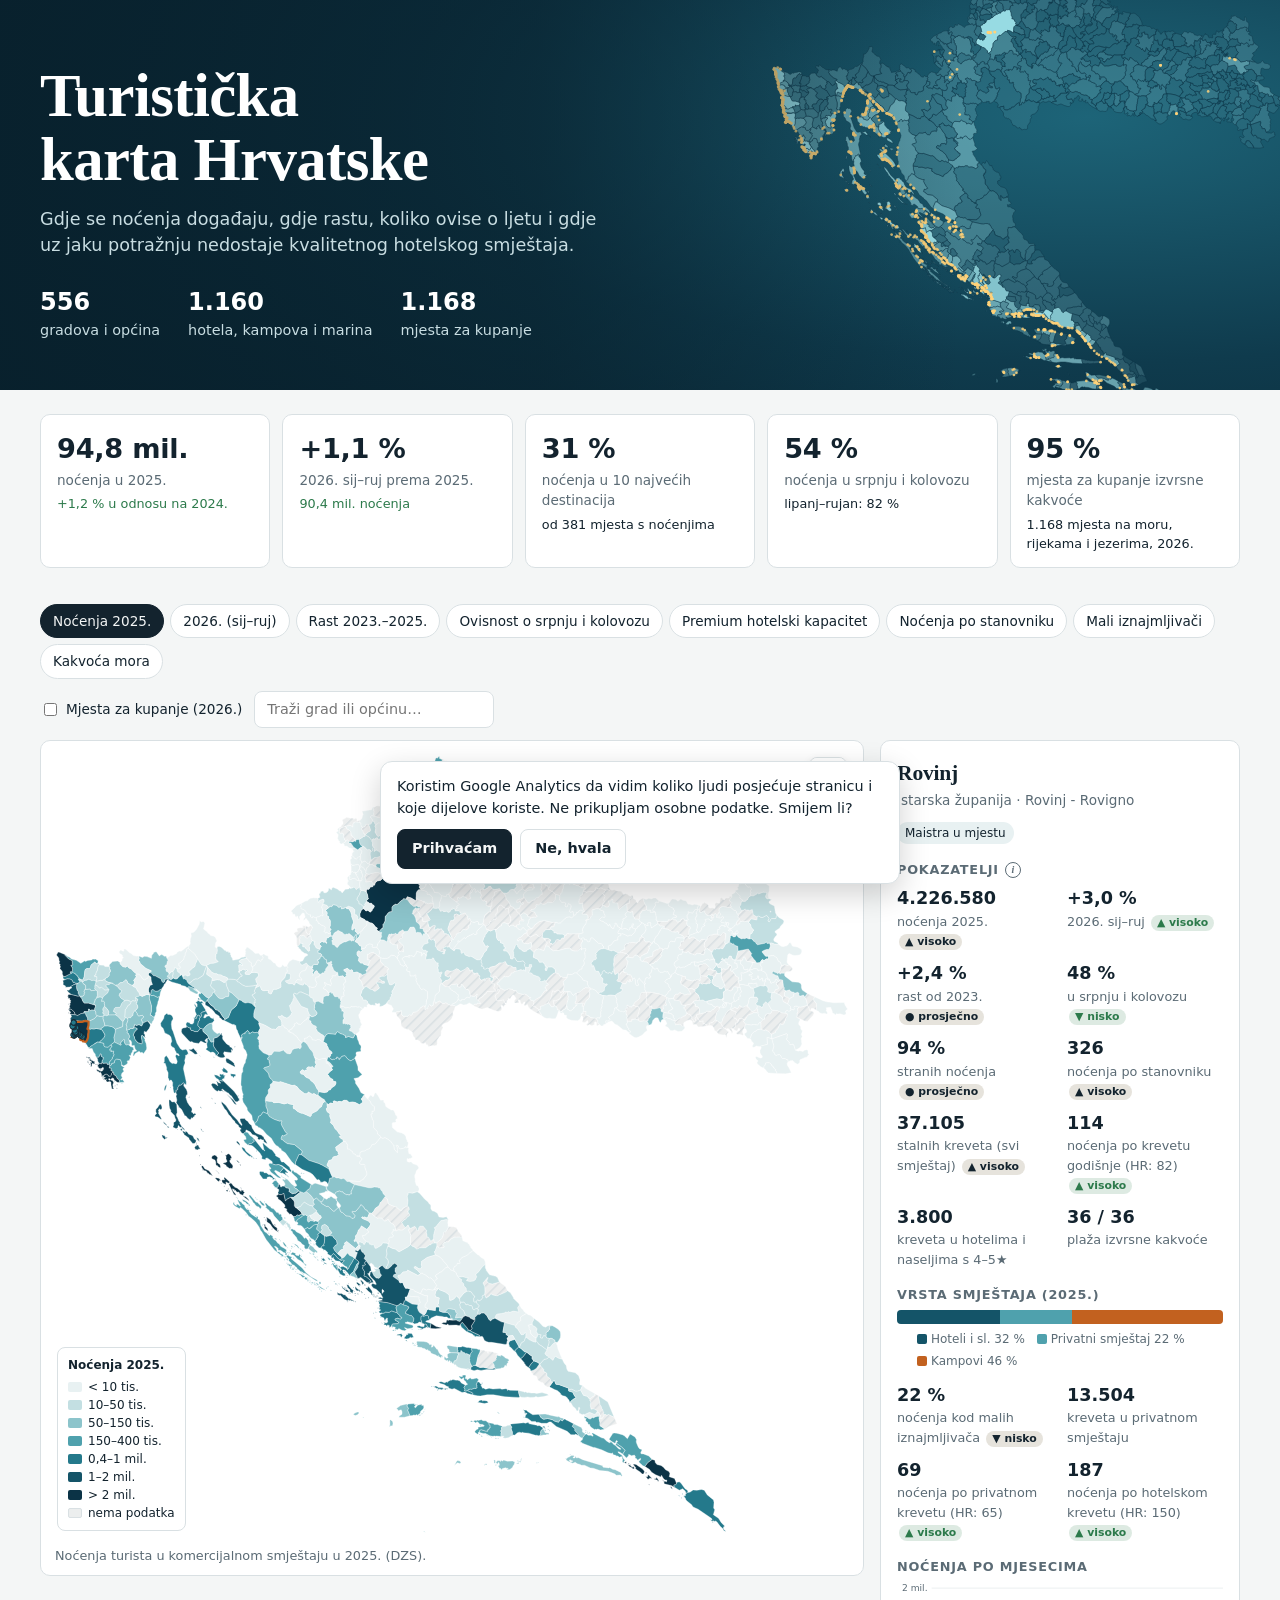
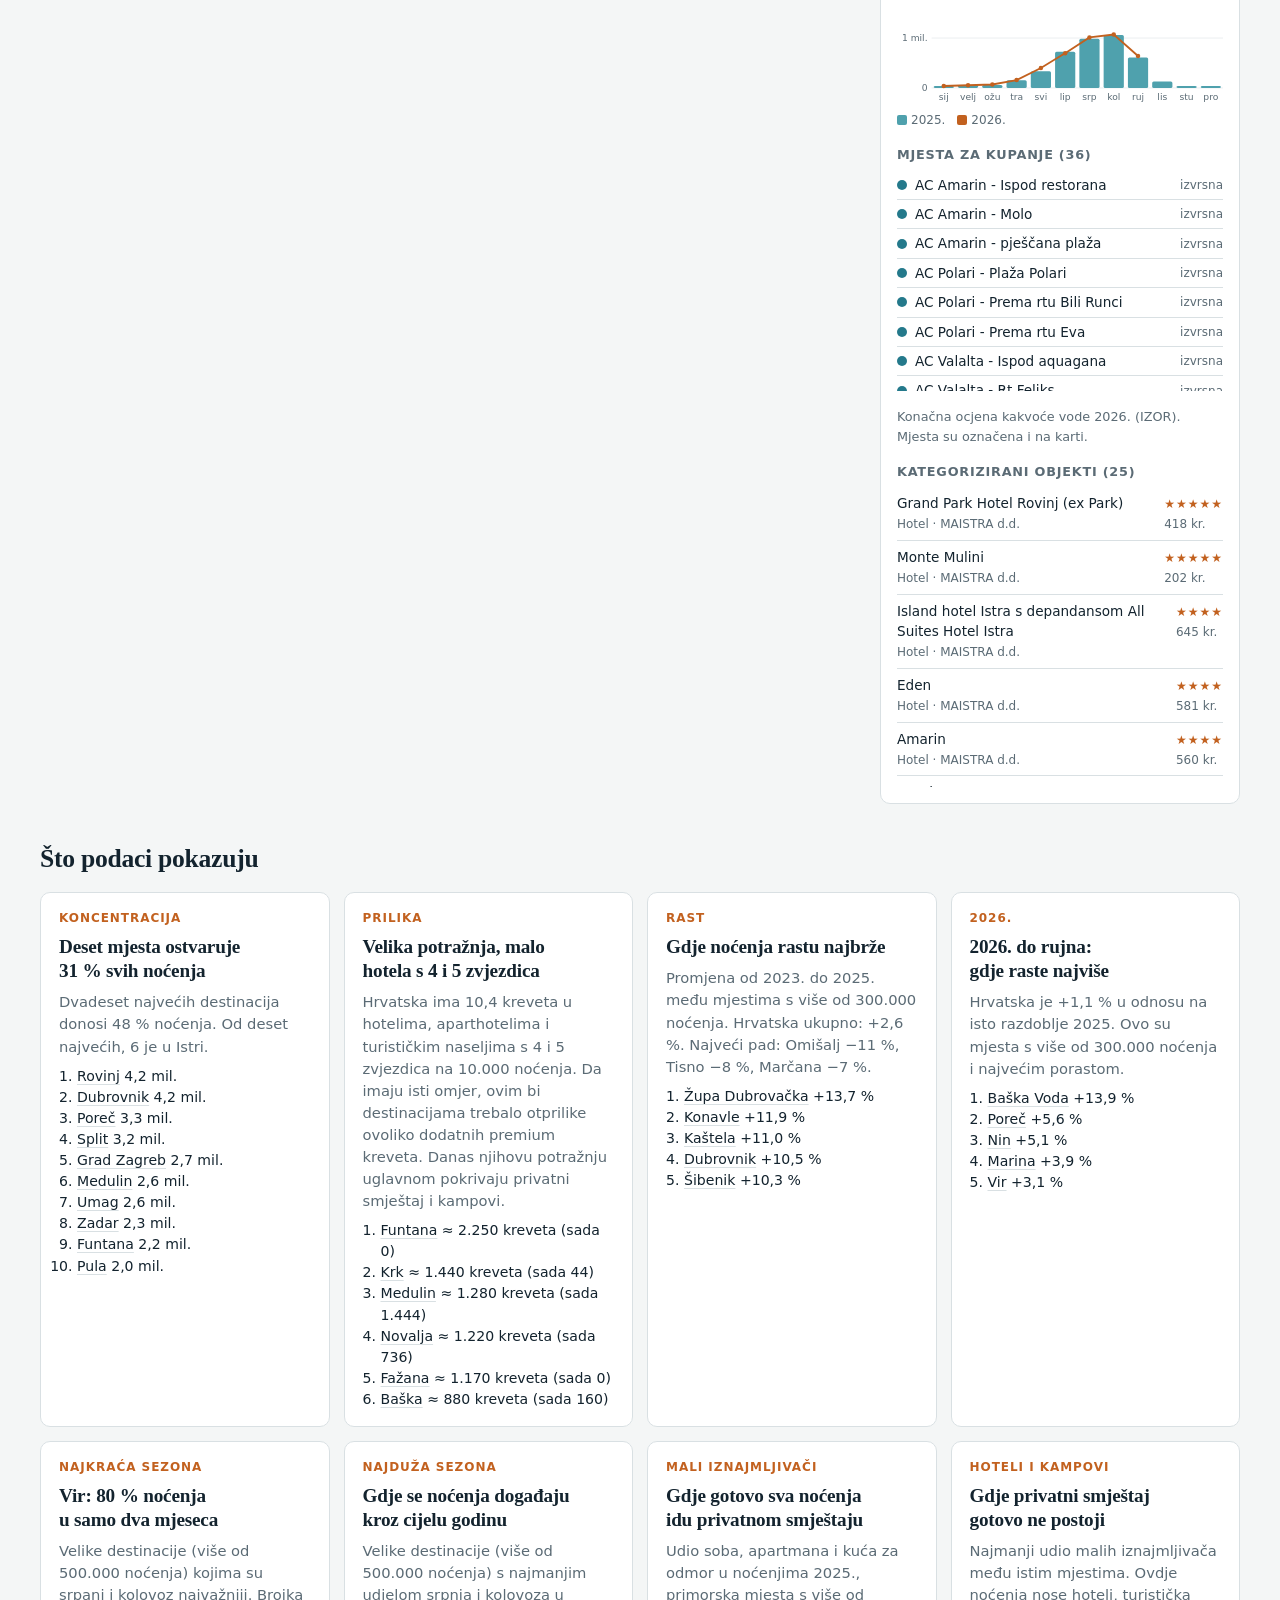
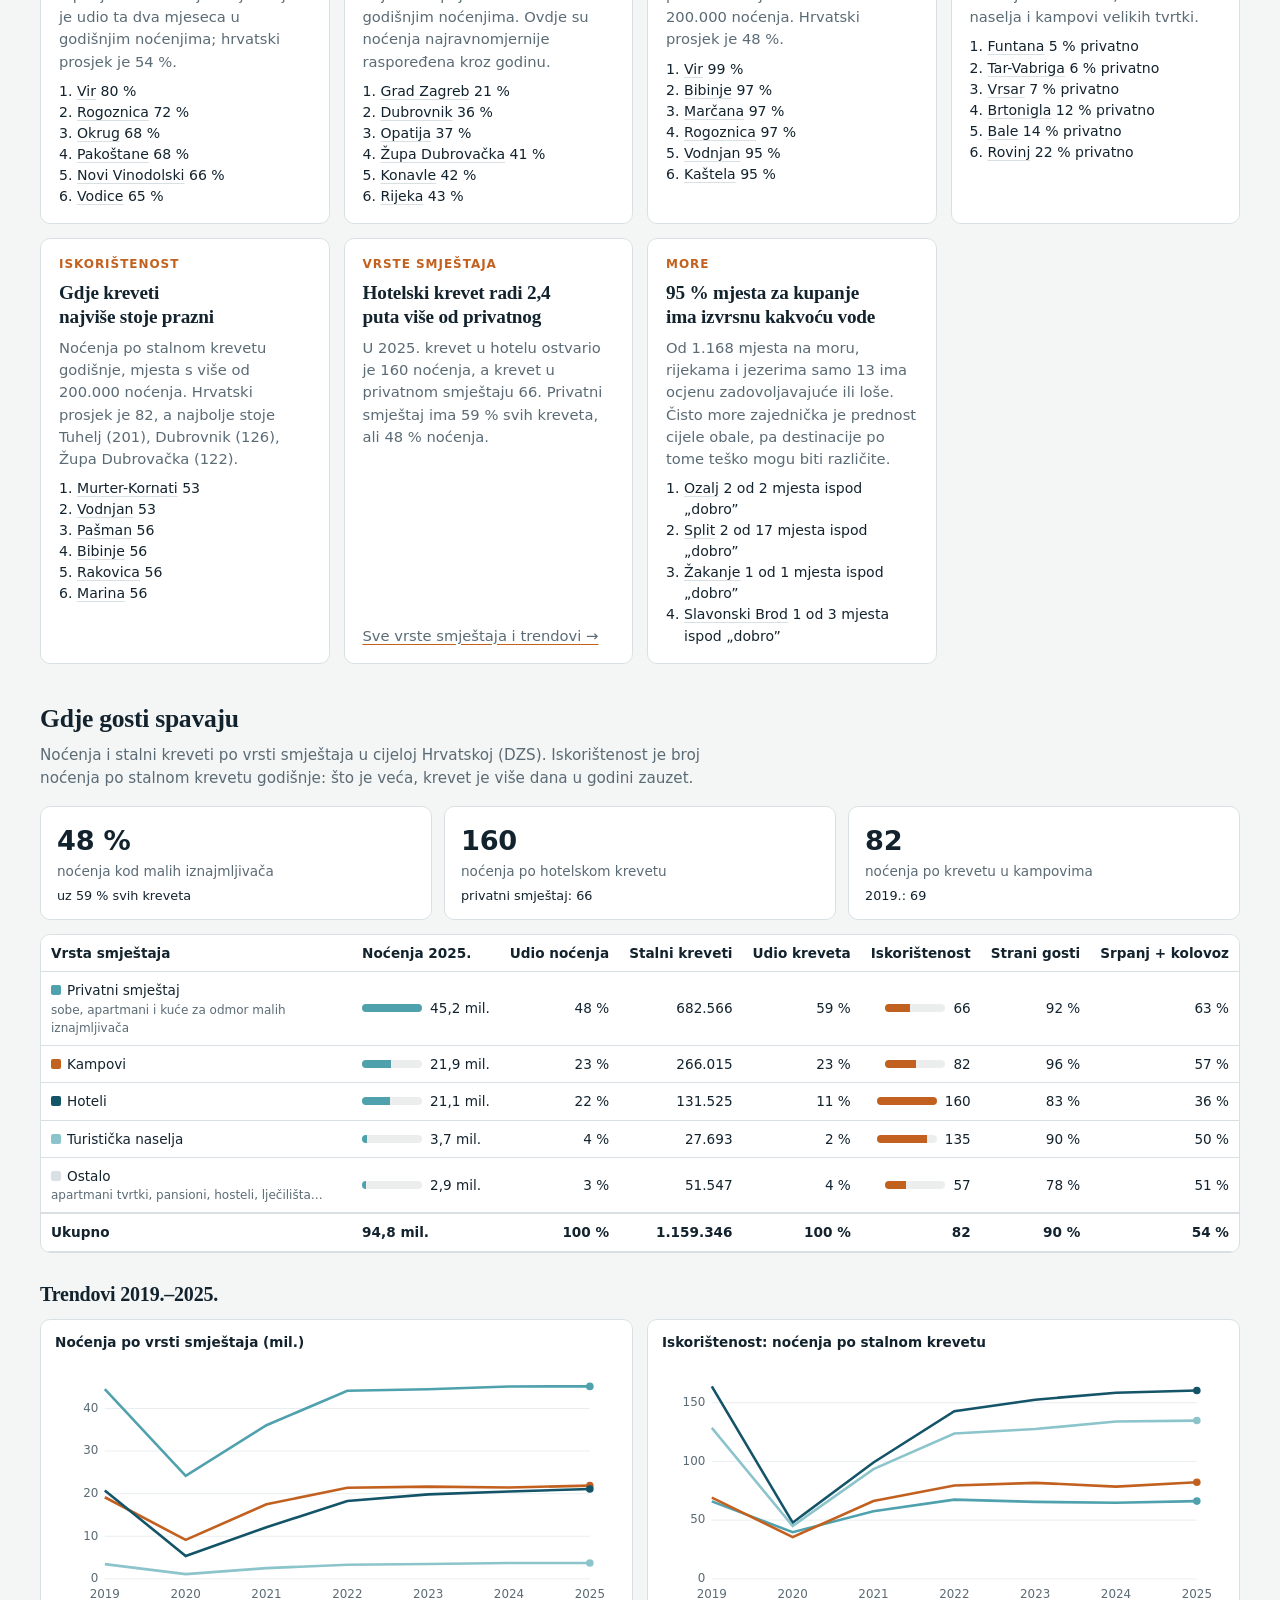
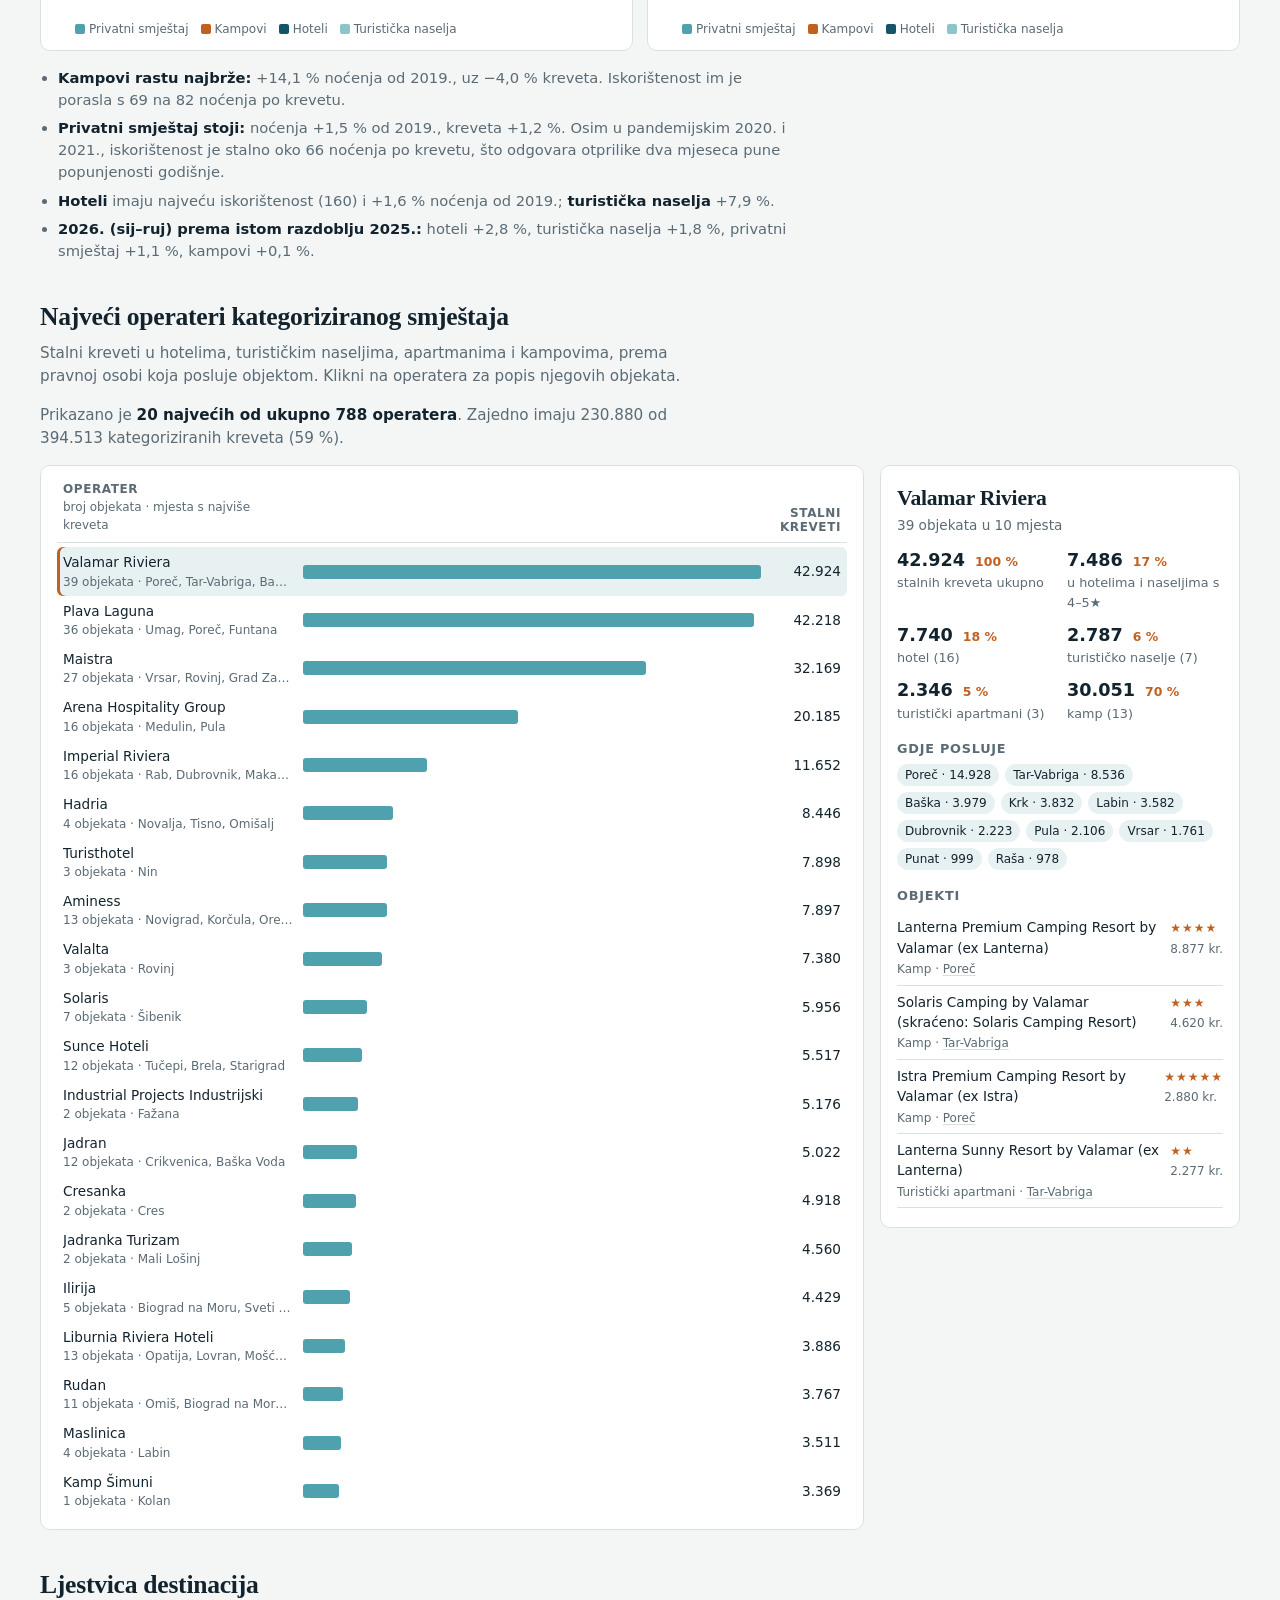
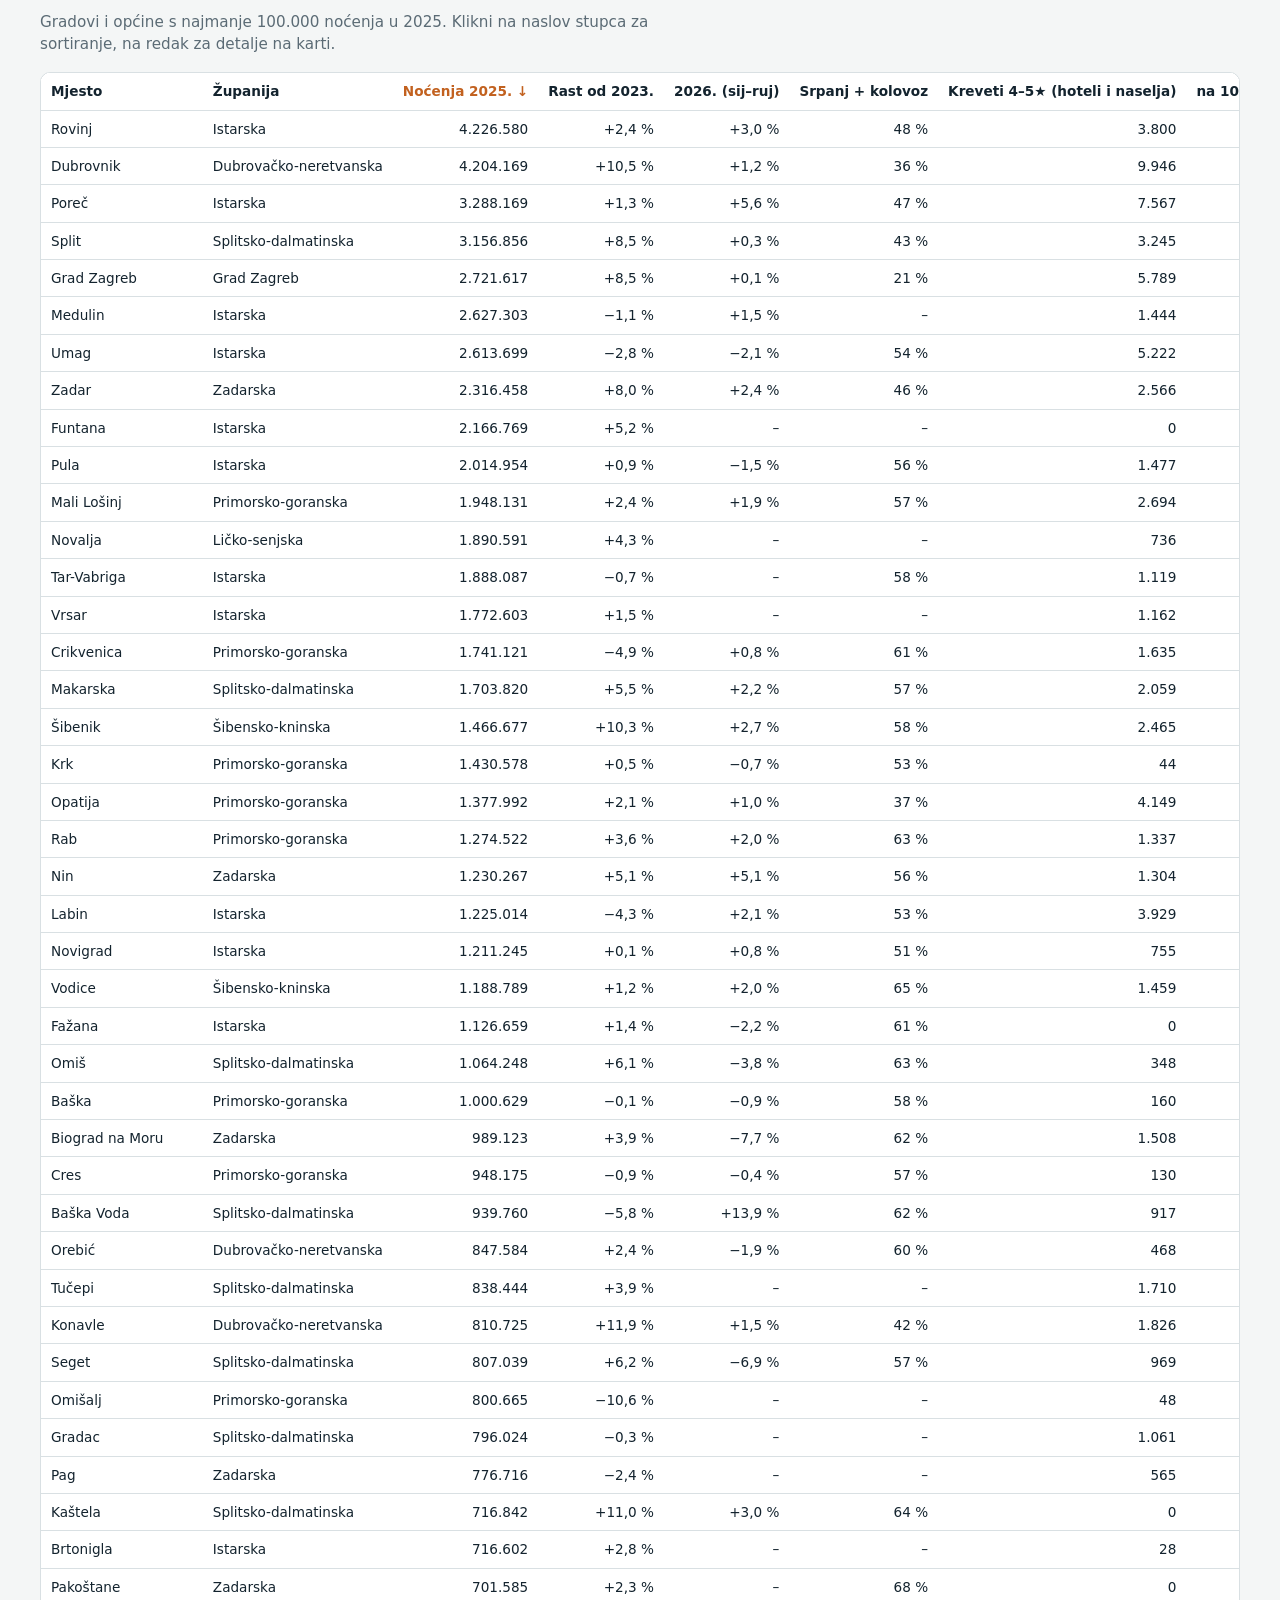
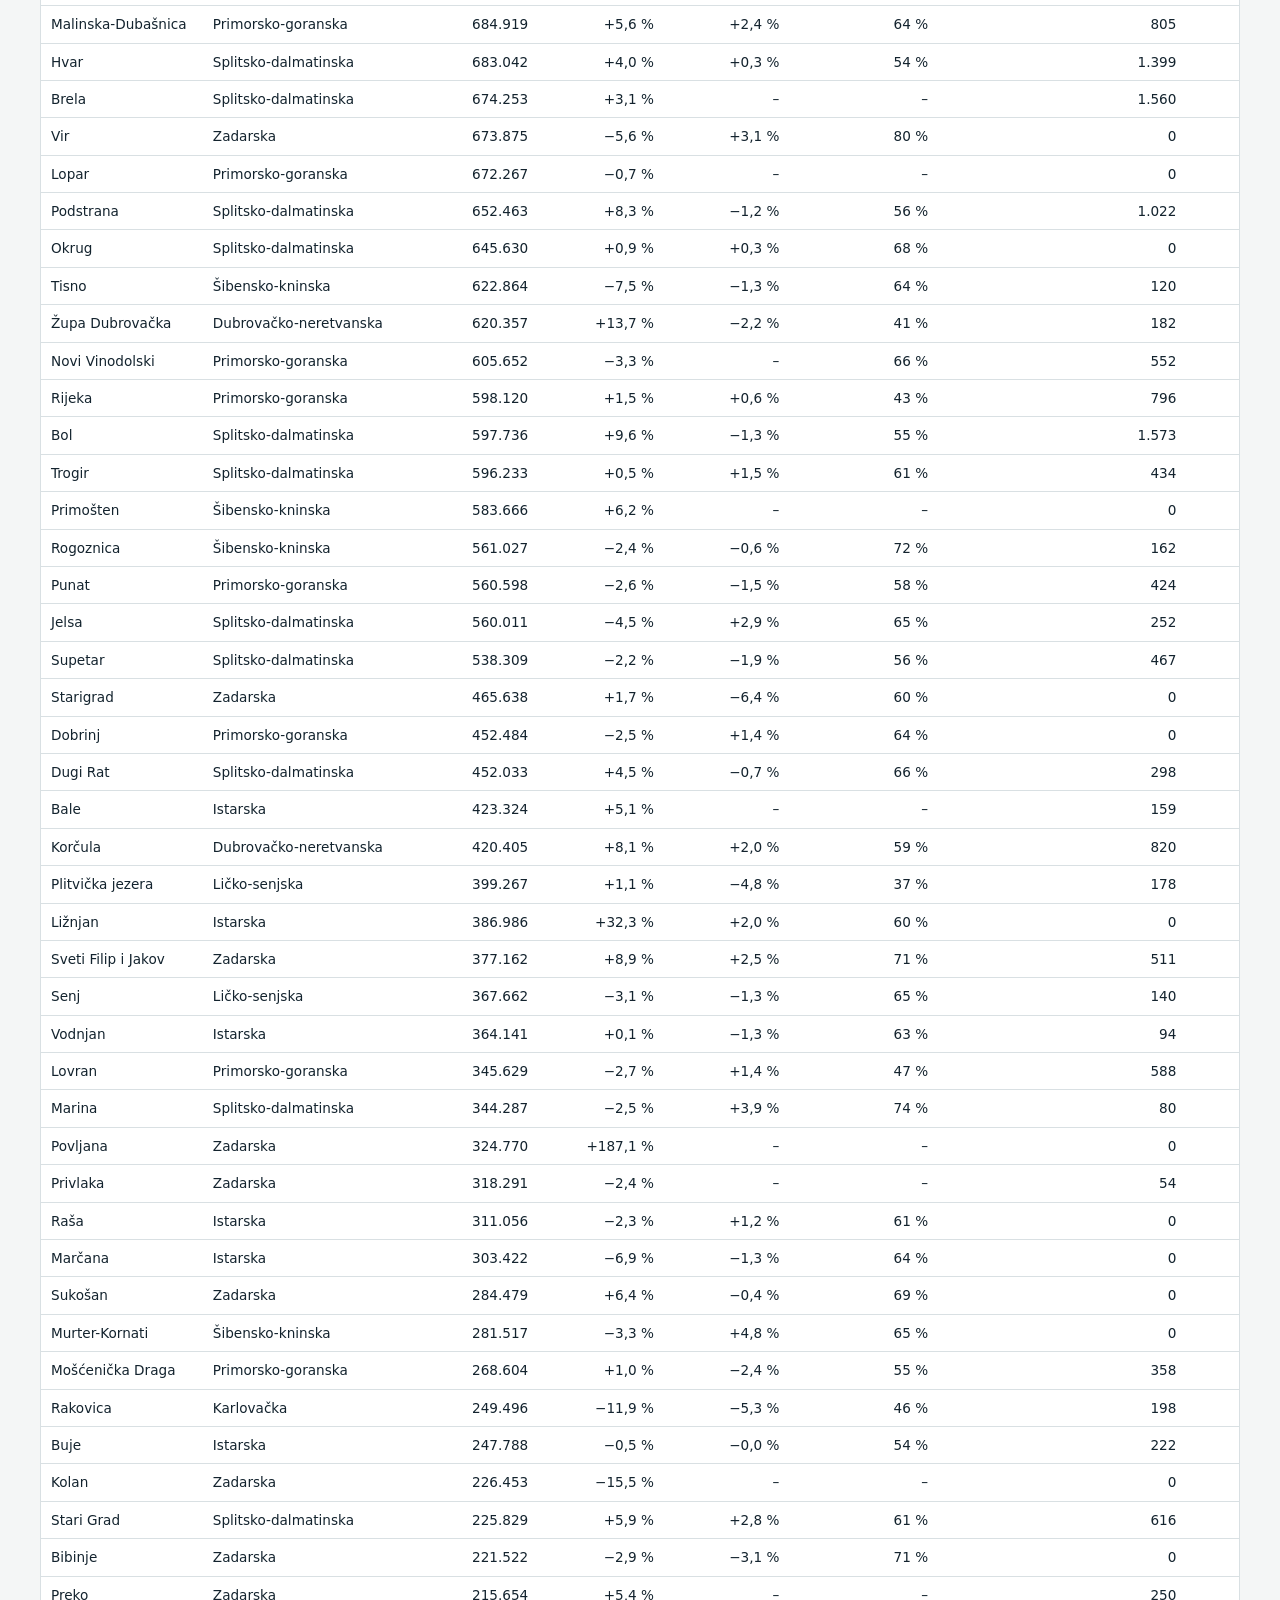
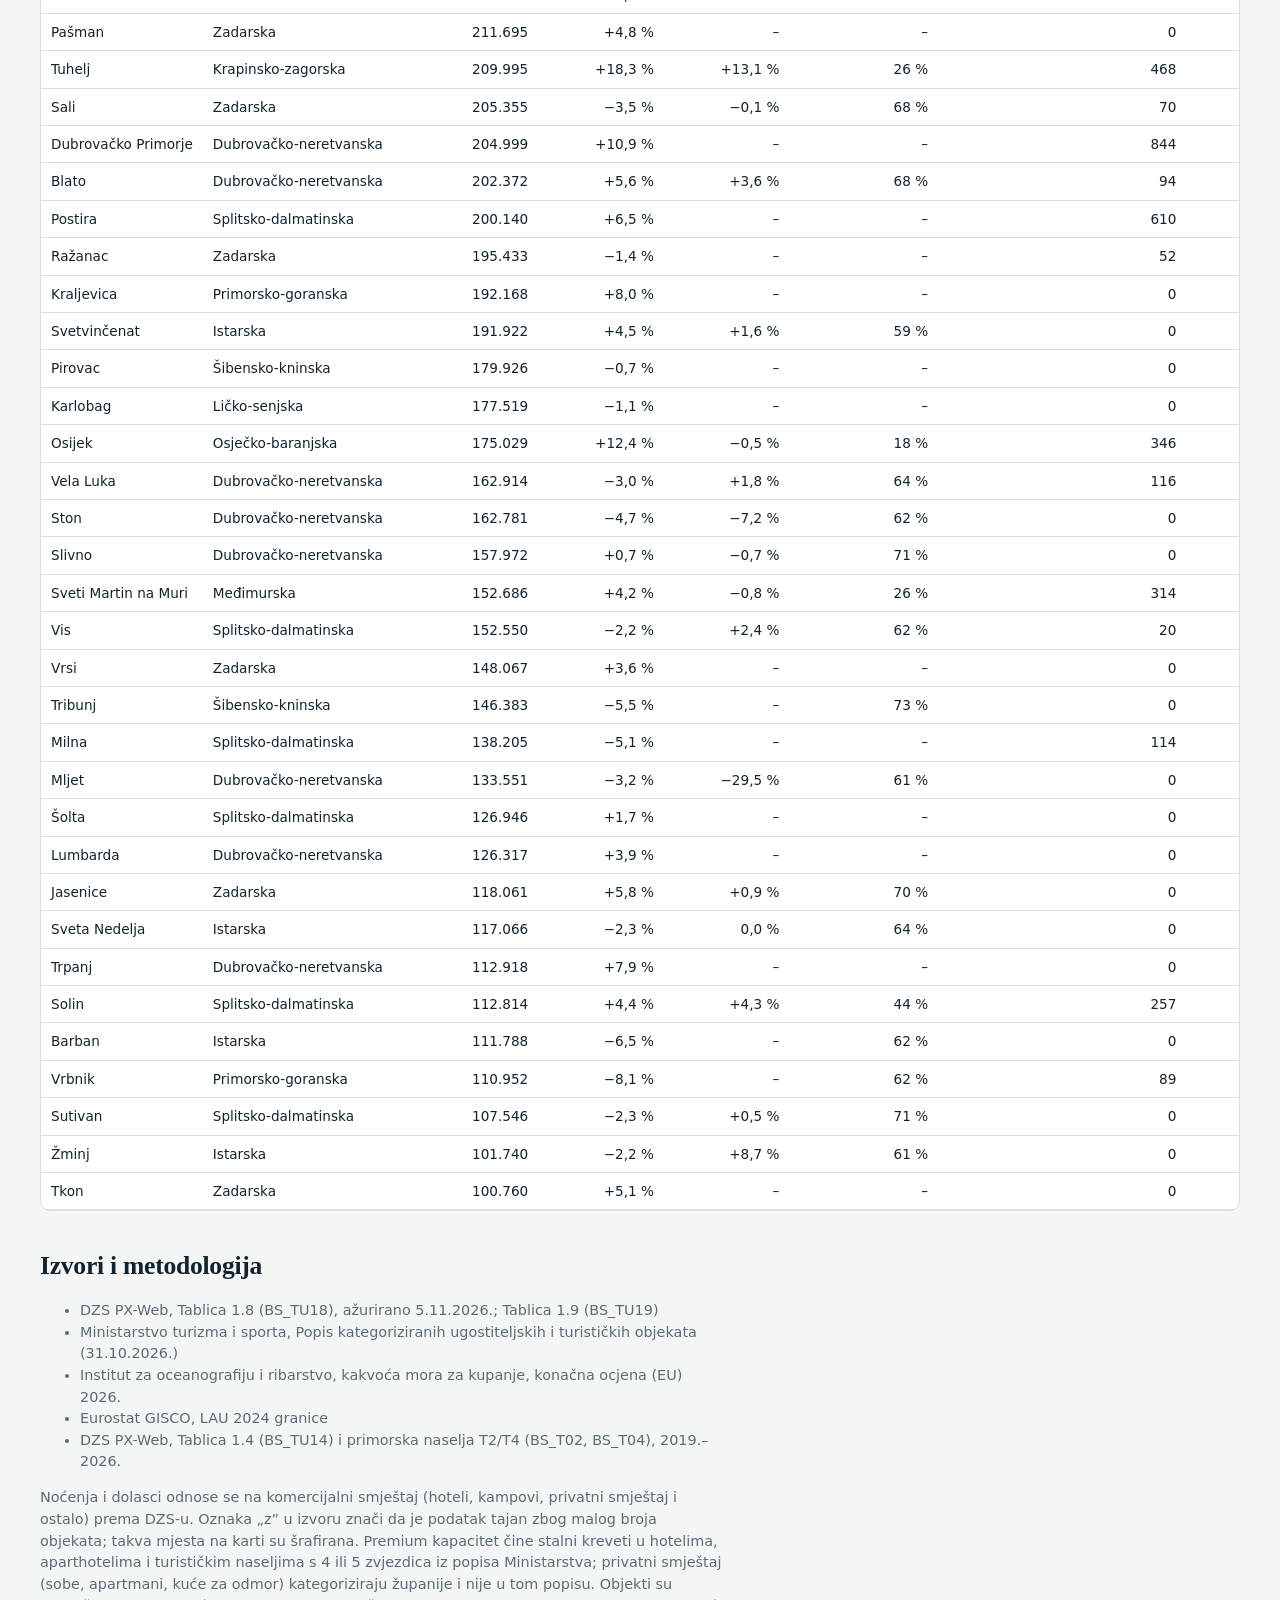
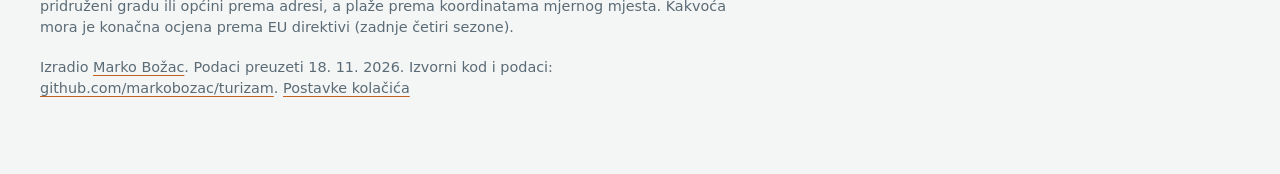
<file: site/index.html>
<!DOCTYPE html>
<html lang="hr">
<head>
<meta charset="utf-8">
<meta name="viewport" content="width=device-width, initial-scale=1">
<title>Turistička karta Hrvatske – noćenja, hoteli i kakvoća mora po općinama</title>
<meta name="description" content="Noćenja, rast, sezonalnost, premium kapaciteti i kakvoća mora za svih 556 gradova i općina u Hrvatskoj. Otvoreni podaci DZS-a, Ministarstva turizma i sporta i IZOR-a.">
<link rel="canonical" href="https://markobozac.com/turizam/">
<link rel="icon" href="favicon.svg" type="image/svg+xml">
<meta name="theme-color" content="#0f3b4d">
<meta property="og:type" content="website">
<meta property="og:title" content="Turistička karta Hrvatske">
<meta property="og:description" content="Noćenja, rast, sezonalnost, premium hotelski kapaciteti i kakvoća mora za svih 556 gradova i općina. Otvoreni podaci DZS-a, Ministarstva turizma i sporta i IZOR-a.">
<meta property="og:url" content="https://markobozac.com/turizam/">
<meta property="og:locale" content="hr_HR">
<meta property="og:site_name" content="Marko Božac">
<meta property="og:image" content="https://markobozac.com/turizam/og-image.jpg">
<meta property="og:image:width" content="1200">
<meta property="og:image:height" content="630">
<meta property="og:image:alt" content="Karta Hrvatske po gradovima i općinama s brojem noćenja i mjestima za kupanje">
<meta name="twitter:card" content="summary_large_image">
<meta name="twitter:title" content="Turistička karta Hrvatske">
<meta name="twitter:description" content="Noćenja, rast, sezonalnost, premium hoteli i kakvoća mora za 556 gradova i općina.">
<meta name="twitter:image" content="https://markobozac.com/turizam/og-image.jpg">
<link rel="stylesheet" href="app.css">
</head>
<body>
<header class="top">
  <svg id="herobg" class="herobg" aria-hidden="true" focusable="false"></svg>
  <div class="wrap">
    <h1>Turistička karta Hrvatske</h1>
    <p class="lede">Gdje se noćenja događaju, gdje rastu, koliko ovise o ljetu i gdje uz jaku potražnju nedostaje kvalitetnog hotelskog smještaja.</p>
    <p class="herofig" id="herofig"></p>
  </div>
</header>

<main class="wrap">
  <section class="kpis" id="kpis" aria-label="Ključni pokazatelji"></section>

  <section class="mapblock" aria-label="Karta">
    <div class="mapctl">
      <div class="metric-tabs" role="tablist" id="metricTabs"></div>
      <div class="mapopts">
        <label class="chk"><input type="checkbox" id="showBeaches"> Mjesta za kupanje (2026.)</label>
        <div class="search">
          <label for="q" class="sr">Traži grad ili općinu</label>
          <input id="q" type="search" placeholder="Traži grad ili općinu…" autocomplete="off">
          <ul id="qres" class="qres" hidden></ul>
        </div>
      </div>
    </div>
    <div class="mapgrid">
      <figure class="map" id="mapfig">
        <svg id="map" role="img" aria-label="Karta gradova i općina"></svg>
        <div class="legend" id="legend"></div>
        <div class="tip" id="tip" hidden></div>
        <figcaption id="metricNote" class="note"></figcaption>
      </figure>
      <aside class="panel" id="panel" aria-live="polite"></aside>
    </div>
  </section>

  <section class="insights" aria-labelledby="ins-h">
    <h2 id="ins-h">Što podaci pokazuju</h2>
    <div class="cards" id="insights"></div>
  </section>

  <section class="types" aria-labelledby="vrste-h">
    <h2 id="vrste-h">Gdje gosti spavaju</h2>
    <p class="sub">Noćenja i stalni kreveti po vrsti smještaja u cijeloj Hrvatskoj (DZS). Iskorištenost je broj noćenja po stalnom krevetu godišnje: što je veća, krevet je više dana u godini zauzet.</p>
    <div class="tkpis" id="typeKpis"></div>
    <div class="tablewrap"><table id="typeTable"></table></div>
    <h3 class="h3">Trendovi 2019.–2025.</h3>
    <div class="trend2">
      <figure class="chartbox"><figcaption>Noćenja po vrsti smještaja (mil.)</figcaption><div id="trendN"></div></figure>
      <figure class="chartbox"><figcaption>Iskorištenost: noćenja po stalnom krevetu</figcaption><div id="trendO"></div></figure>
    </div>
    <ul class="tnotes" id="typeNotes"></ul>
  </section>

  <section class="ops" aria-labelledby="ops-h">
    <h2 id="ops-h">Najveći operateri kategoriziranog smještaja</h2>
    <p class="sub">Stalni kreveti u hotelima, turističkim naseljima, apartmanima i kampovima, prema pravnoj osobi koja posluje objektom. Klikni na operatera za popis njegovih objekata.</p>
    <p class="sub opscount" id="opsCount"></p>
    <div class="mapgrid"><div id="opsChart" class="opschart"></div><aside class="panel" id="opsPanel" aria-live="polite"></aside></div>
  </section>

  <section class="rank" aria-labelledby="rank-h">
    <h2 id="rank-h">Ljestvica destinacija</h2>
    <p class="sub">Gradovi i općine s najmanje 100.000 noćenja u 2025. Klikni na naslov stupca za sortiranje, na redak za detalje na karti.</p>
    <div class="tablewrap"><table id="rankTable"></table></div>
  </section>

  <section class="method" aria-labelledby="m-h">
    <h2 id="m-h">Izvori i metodologija</h2>
    <ul id="sources"></ul>
    <p>Noćenja i dolasci odnose se na komercijalni smještaj (hoteli, kampovi, privatni smještaj i ostalo) prema DZS-u. Oznaka „z” u izvoru znači da je podatak tajan zbog malog broja objekata; takva mjesta na karti su šrafirana. Premium kapacitet čine stalni kreveti u hotelima, aparthotelima i turističkim naseljima s 4 ili 5 zvjezdica iz popisa Ministarstva; privatni smještaj (sobe, apartmani, kuće za odmor) kategoriziraju županije i nije u tom popisu. Objekti su pridruženi gradu ili općini prema adresi, a plaže prema koordinatama mjernog mjesta. Kakvoća mora je konačna ocjena prema EU direktivi (zadnje četiri sezone).</p>
    <p class="by">Izradio <a href="https://markobozac.com/">Marko Božac</a>. Podaci preuzeti 18. 11. 2026. Izvorni kod i podaci: <a href="https://github.com/markobozac/turizam">github.com/markobozac/turizam</a>. <a href="#" id="cookieSettings">Postavke kolačića</a></p>
  </section>
</main>

<script src="consent.js"></script>
<script src="data.js"></script>
<script src="app.js"></script>
</body>
</html>
</file>
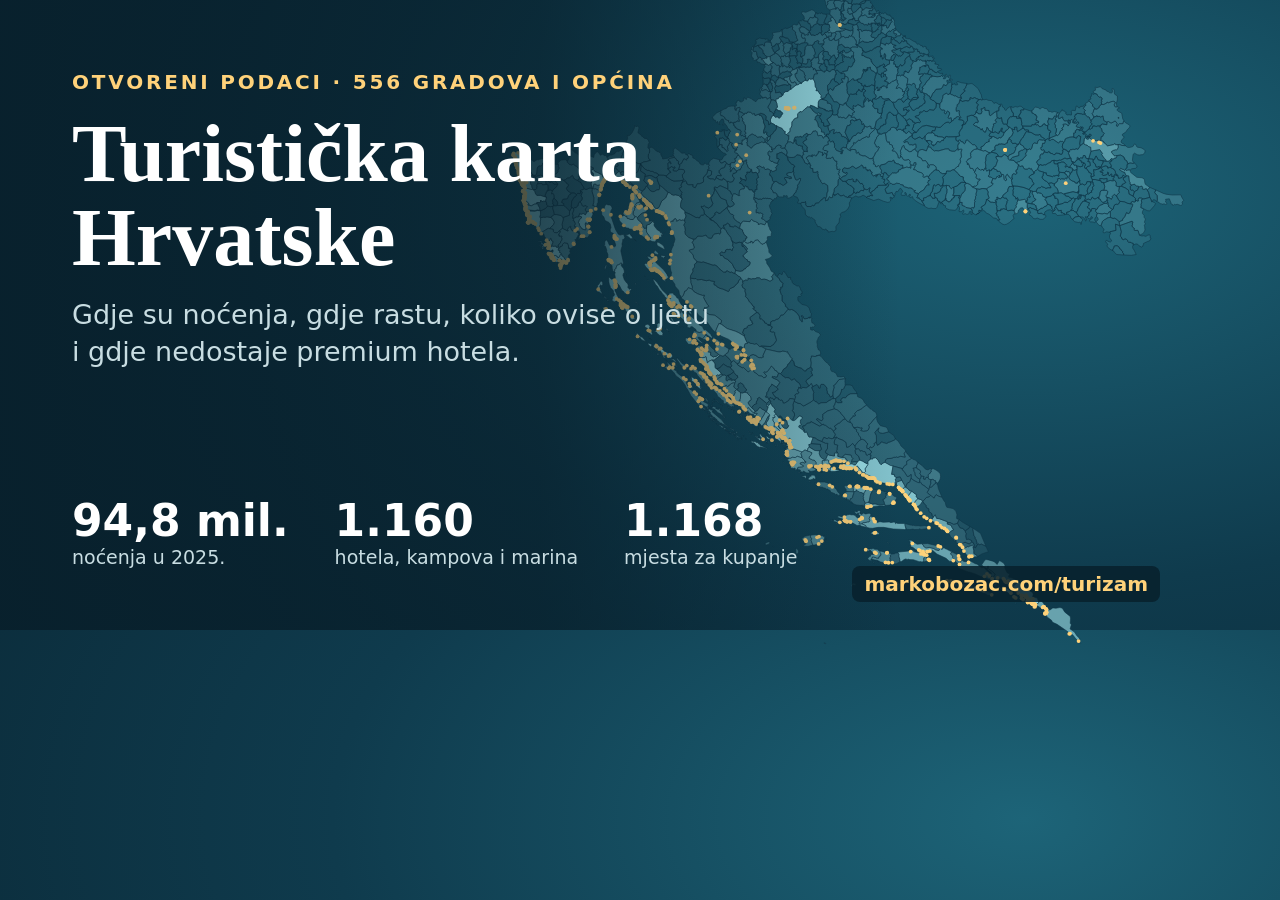
<file: scripts/social/card.html>
<!DOCTYPE html>
<html lang="hr"><head><meta charset="utf-8">
<title>og card</title>
<style>
  html, body { margin: 0; }
  body { width: 1200px; height: 630px; overflow: hidden; font-family: system-ui, -apple-system, "Segoe UI", Roboto, Arial, sans-serif; color: #f2f8f9;
    background: radial-gradient(120% 140% at 80% 30%, #1d6478 0%, #0f3b4d 45%, #08202c 100%); position: relative; }
  svg { position: absolute; right: 10px; top: -20px; height: 670px; }
  .fade { position: absolute; inset: 0; background: linear-gradient(90deg, rgba(8,32,44,.95) 0%, rgba(8,32,44,.7) 45%, rgba(8,32,44,0) 75%); }
  .t { position: absolute; left: 72px; top: 70px; width: 640px; }
  .k { color: #ffd27a; letter-spacing: .14em; text-transform: uppercase; font-weight: 700; font-size: 20px; }
  h1 { font-family: "Iowan Old Style", Palatino, Georgia, serif; font-size: 82px; line-height: 1.02; margin: 18px 0 18px; color: #fff; }
  p { font-size: 27px; line-height: 1.35; color: #c8dde2; margin: 0; }
  .n { position: absolute; left: 72px; bottom: 62px; display: flex; gap: 46px; }
  .n b { display: block; font-size: 44px; color: #fff; }
  .n span { font-size: 19px; color: #c8dde2; }
  .u { position: absolute; right: 40px; bottom: 28px; font-size: 20px; color: #ffd27a; font-weight: 600; background: rgba(8,32,44,.85); padding: 6px 12px; border-radius: 8px; }
</style></head>
<body>
<svg id="m"></svg><div class="fade"></div>
<div class="t"><div class="k">Otvoreni podaci · 556 gradova i općina</div>
<h1>Turistička karta Hrvatske</h1>
<p>Gdje su noćenja, gdje rastu, koliko ovise o ljetu i gdje nedostaje premium hotela.</p></div>
<div class="n" id="n"></div>
<div class="u">markobozac.com/turizam</div>
<script src="../../site/data.js"></script>
<script>
const D = window.TURIZAM, KX = Math.cos(44.5 * Math.PI / 180);
const proj = ([lon, lat]) => [lon * KX * 100, -lat * 100];
let x0 = 1e9, y0 = 1e9, x1 = -1e9, y1 = -1e9, out = '';
const op = v => v == null || v < 1000 ? .10 : v < 50000 ? .20 : v < 150000 ? .32 : v < 400000 ? .46 : v < 1e6 ? .62 : v < 2e6 ? .80 : .95;
const byId = new Map(D.units.map(u => [u.id, u]));
D.geo.features.forEach(f => {
  const polys = f.geometry.type === 'Polygon' ? [f.geometry.coordinates] : f.geometry.coordinates;
  const d = polys.map(p => p.map(r => 'M' + r.map(c => { const [x, y] = proj(c); x0 = Math.min(x0, x); x1 = Math.max(x1, x); y0 = Math.min(y0, y); y1 = Math.max(y1, y); return x.toFixed(1) + ',' + y.toFixed(1); }).join('L') + 'Z').join('')).join('');
  out += `<path d="${d}" fill="#9fe3ea" fill-opacity="${op(byId.get(f.id).n2025)}" stroke="#0d3446" stroke-width=".35"/>`;
});
D.beaches.forEach(b => { const [x, y] = proj([b[1], b[0]]); out += `<circle cx="${x.toFixed(1)}" cy="${y.toFixed(1)}" r="1.2" fill="#ffd27a"/>`; });
const m = document.getElementById('m');
m.setAttribute('viewBox', `${x0 - 4} ${y0 - 4} ${x1 - x0 + 8} ${y1 - y0 + 8}`); m.innerHTML = out;
const nf = new Intl.NumberFormat('hr-HR');
document.getElementById('n').innerHTML = `<div><b>${(D.nat.n2025 / 1e6).toLocaleString('hr-HR', { maximumFractionDigits: 1 })} mil.</b><span>noćenja u 2025.</span></div><div><b>${nf.format(D.objs.length)}</b><span>hotela, kampova i marina</span></div><div><b>${nf.format(D.beaches.length)}</b><span>mjesta za kupanje</span></div>`;
</script>
</body></html>
</file>
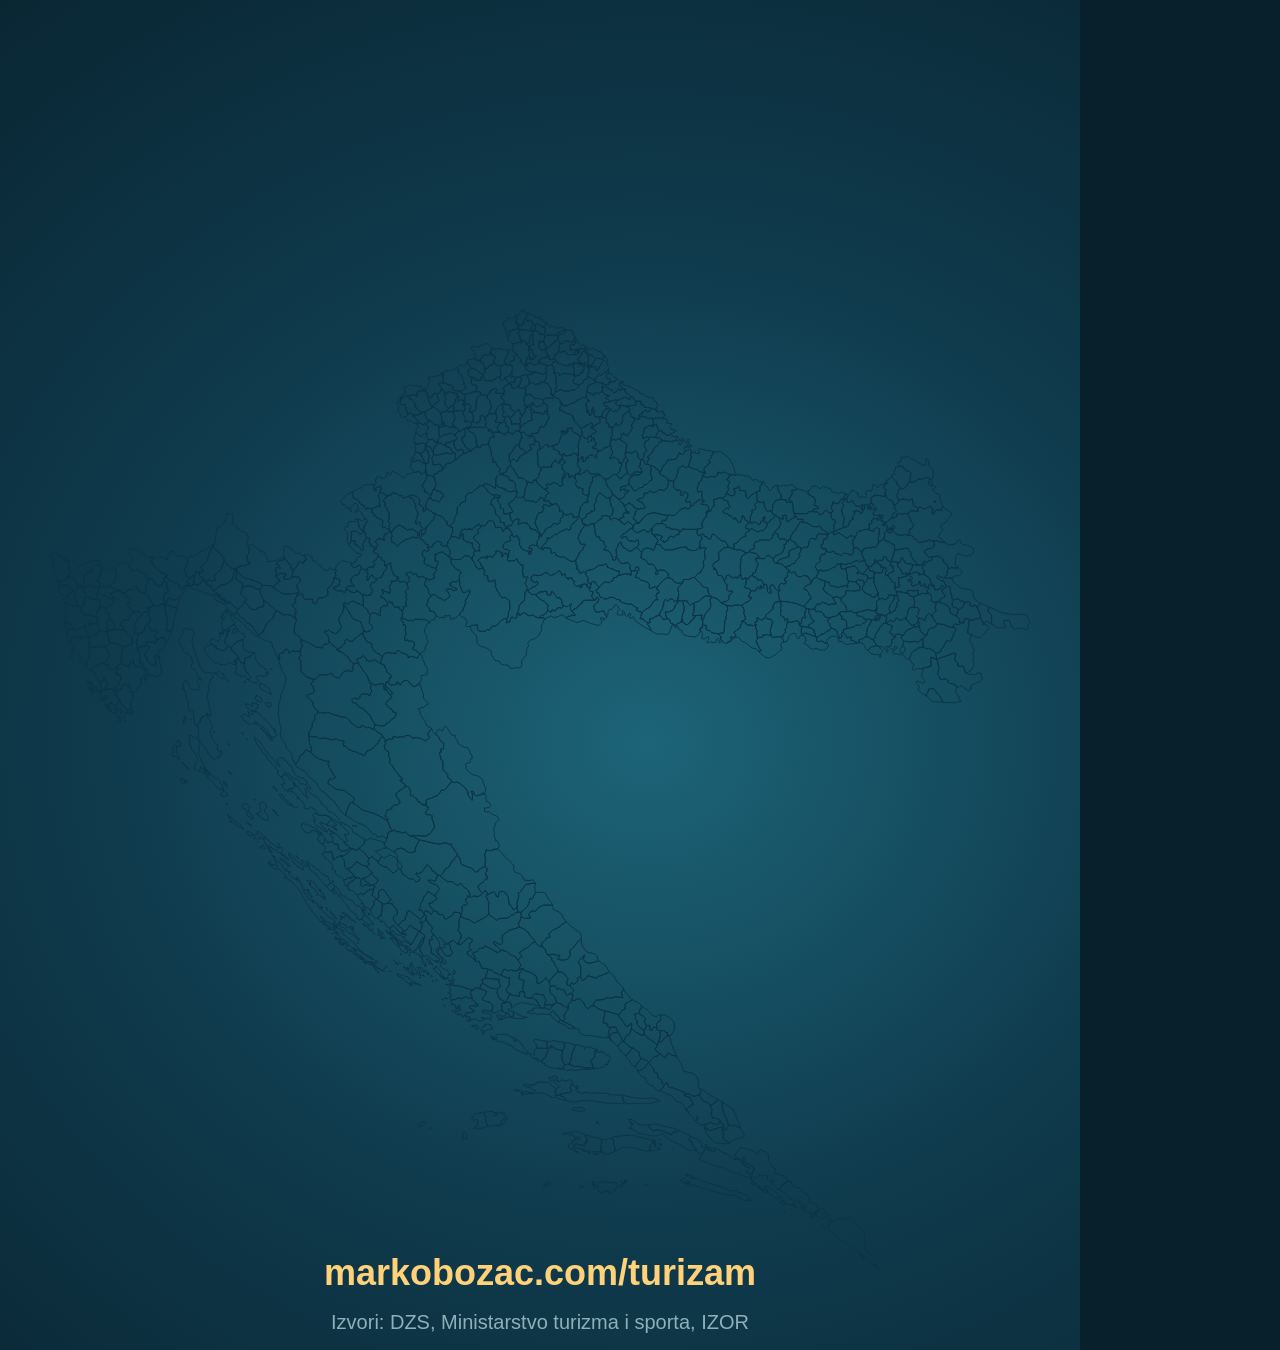
<file: scripts/social/video.html>
<!DOCTYPE html>
<html lang="hr"><head><meta charset="utf-8"><title>video</title>
<style>
  html, body { margin: 0; }
  body { width: 1080px; height: 1350px; overflow: hidden; background: #08202c; font-family: "Helvetica Neue", Arial, sans-serif; color: #f2f8f9; position: relative; }
  #bg { position: absolute; inset: 0; background: radial-gradient(110% 80% at 60% 55%, #1d6478 0%, #0f3b4d 45%, #08202c 100%); }
  #map { position: absolute; left: 0; top: 300px; width: 1080px; height: 980px; }
  .blk { position: absolute; left: 70px; right: 70px; top: 80px; opacity: 0; }
  .k { color: #ffd27a; letter-spacing: .14em; text-transform: uppercase; font-weight: 700; font-size: 30px; }
  h1 { font-family: Georgia, "Times New Roman", serif; font-size: 96px; line-height: 1.02; margin: 14px 0 0; color: #fff; font-weight: 700; }
  h2 { font-family: Georgia, "Times New Roman", serif; font-size: 78px; line-height: 1.05; margin: 10px 0 0; color: #fff; font-weight: 700; }
  .big { font-size: 150px; font-weight: 800; color: #fff; line-height: 1; letter-spacing: -.02em; font-variant-numeric: tabular-nums; }
  .sub { font-size: 38px; color: #c8dde2; margin-top: 12px; line-height: 1.25; }
  .list { position: absolute; left: 70px; top: 880px; width: 470px; font-size: 34px; line-height: 1.45; opacity: 0; }
  .list div { display: flex; justify-content: space-between; border-bottom: 1px solid rgba(200,221,226,.2); }
  .list b { color: #ffd27a; font-variant-numeric: tabular-nums; }
  #chart { position: absolute; left: 70px; right: 70px; top: 520px; height: 600px; opacity: 0; }
  .url { position: absolute; left: 0; right: 0; bottom: 56px; text-align: center; font-size: 36px; font-weight: 700; color: #ffd27a; }
  .cta { position: absolute; left: 70px; right: 70px; top: 470px; text-align: center; opacity: 0; }
  .cta .u2 { display: inline-block; margin-top: 40px; font-size: 64px; font-weight: 800; color: #08202c; background: #ffd27a; padding: 18px 36px; border-radius: 18px; }
  .src { position: absolute; left: 0; right: 0; bottom: 16px; text-align: center; font-size: 20px; color: #8fb0b8; }
</style></head>
<body>
<div id="bg"></div>
<svg id="map"></svg>
<div class="blk" id="s1"><div class="k">Uz Dane hrvatskog turizma 2026.</div><h1>Turistička karta Hrvatske</h1></div>
<div class="blk" id="s2"><div class="big" id="cnt">0</div><div class="sub">noćenja u 2025. u komercijalnom smještaju</div></div>
<div class="blk" id="s2b" style="top:300px"></div>
<div class="blk" id="s3"><div class="k">Koncentracija</div><h2 id="s3h"></h2></div>
<div class="list" id="s3l"></div>
<div class="blk" id="s4"><div class="k">Sezonalnost</div><h2 id="s4h"></h2></div>
<svg id="chart" viewBox="0 0 940 600"></svg>
<div class="blk" id="s5"><div class="k">Mali iznajmljivači</div><h2 id="s5h"></h2><div class="sub" style="font-size:30px"><span style="color:#ff8a65">■</span> mjesta gdje mali iznajmljivači imaju više od 80 % noćenja</div></div>
<div class="list" id="s5l" style="top:850px;width:500px;background:rgba(8,32,44,.88);border-radius:18px;padding:22px 26px;box-sizing:border-box"></div>
<div class="cta" id="cta"><h2 style="font-size:84px">Istraži svih 556 gradova i općina</h2><div class="sub" style="margin-top:24px">noćenja · rast · sezonalnost · hoteli · operateri · kakvoća mora</div><div class="u2">markobozac.com/turizam</div></div>
<div class="url" id="url">markobozac.com/turizam</div>
<div class="src">Izvori: DZS, Ministarstvo turizma i sporta, IZOR</div>
<script src="../../site/data.js"></script>
<script>
const D = window.TURIZAM, U = D.units, NAT = D.nat;
const KX = Math.cos(44.5 * Math.PI / 180), proj = ([lon, lat]) => [lon * KX * 100, -lat * 100];
const NS = 'http://www.w3.org/2000/svg';
const map = document.getElementById('map');
let x0 = 1e9, y0 = 1e9, x1 = -1e9, y1 = -1e9;
const byId = new Map(U.map(u => [u.id, u]));
const paths = [];
D.geo.features.forEach(f => {
  const polys = f.geometry.type === 'Polygon' ? [f.geometry.coordinates] : f.geometry.coordinates;
  let cx = 0, n = 0;
  const d = polys.map(p => p.map(r => 'M' + r.map(c => { const [x, y] = proj(c); x0 = Math.min(x0, x); x1 = Math.max(x1, x); y0 = Math.min(y0, y); y1 = Math.max(y1, y); cx += x; n++; return x.toFixed(1) + ',' + y.toFixed(1); }).join('L') + 'Z').join('')).join('');
  const el = document.createElementNS(NS, 'path');
  el.setAttribute('d', d); el.setAttribute('stroke', '#0d3446'); el.setAttribute('stroke-width', '.4');
  map.appendChild(el);
  paths.push({ el, u: byId.get(f.id), cx: cx / n });
});
map.setAttribute('viewBox', `${x0 - 4} ${y0 - 4} ${x1 - x0 + 8} ${y1 - y0 + 8}`);
const dots = D.beaches.map(b => {
  const [x, y] = proj([b[1], b[0]]);
  const c = document.createElementNS(NS, 'circle');
  c.setAttribute('cx', x); c.setAttribute('cy', y); c.setAttribute('r', 1.5); c.setAttribute('fill', '#ffd27a');
  map.appendChild(c);
  return { c, y };
});
const ys = dots.map(d => d.y); const yMin = Math.min(...ys), yMax = Math.max(...ys);
const xs = paths.map(p => p.cx); const xMin = Math.min(...xs), xMax = Math.max(...xs);

const sorted = U.filter(u => u.n2025).sort((a, b) => b.n2025 - a.n2025);
const top10 = sorted.slice(0, 10);
const top10Set = new Set(top10.map(u => u.id));
const share10 = top10.reduce((s, u) => s + u.n2025, 0) / NAT.n2025;
const short = n => n.replace(/\s+-\s*\S.*$/, '').replace(/\s+\(.*\)$/, '');
document.getElementById('s3h').textContent = `Deset mjesta donosi ${Math.round(share10 * 100)} % svih noćenja`;
document.getElementById('s3l').innerHTML = top10.slice(0, 6).map(u => `<div><span>${short(u.label)}</span><b>${(u.n2025 / 1e6).toLocaleString('hr-HR', { maximumFractionDigits: 1 })} mil.</b></div>`).join('');
const ja = (NAT.m2025[6] + NAT.m2025[7]) / NAT.n2025;
document.getElementById('s4h').textContent = `${Math.round(ja * 100)} % noćenja u srpnju i kolovozu`;
const bex = D.beaches.filter(b => b[2] === 1).length / D.beaches.length;
document.getElementById('s2b').innerHTML = `<div class="sub" style="font-size:44px;color:#fff"><b style="color:#ffd27a">${D.beaches.length.toLocaleString('hr-HR')}</b> mjesta za kupanje, <b style="color:#ffd27a">${Math.round(bex * 100)} %</b> izvrsne kakvoće</div>`;
// premium gap
const natPrem = U.reduce((s, u) => s + u.c_prem_beds, 0) / NAT.n2025 * 1e4;
const T25 = n => D.nat.types.find(t => t.name === n).years[2025];
const PR = T25('Privatni smještaj (sobe, apartmani, kuće)'), HO = T25('Hoteli'), KA = T25('Kampovi');
document.getElementById('s5h').textContent = `${Math.round(PR.n / NAT.n2025 * 100)} % noćenja u privatnom smještaju`;
const occ = [['Hoteli', HO.n / HO.beds], ['Kampovi', KA.n / KA.beds], ['Privatni smještaj', PR.n / PR.beds]];
const omx = occ[0][1];
document.getElementById('s5l').innerHTML = '<div style="border:0;font-size:28px;color:#c8dde2;margin-bottom:10px">Noćenja po krevetu godišnje</div>' +
  occ.map(([k, v]) => `<div style="display:block;border:0;margin-bottom:14px"><div style="display:flex;justify-content:space-between"><span>${k}</span><b>${Math.round(v)}</b></div><div style="height:16px;border-radius:8px;background:rgba(200,221,226,.15)"><div class="ob" data-w="${(v / omx * 100).toFixed(1)}" style="height:16px;border-radius:8px;background:${k === 'Privatni smještaj' ? '#ff8a65' : '#4fa1ad'};width:0"></div></div></div>`).join('');
const gapSet = new Set(U.filter(u => u.tn && u.tn[2025] && u.tn[2025][4] && u.tn[2025][1] != null && u.tn[2025][1] / u.tn[2025][4] >= 0.8).map(u => u.id));
const obs = [...document.querySelectorAll('.ob')];

// chart
const ch = document.getElementById('chart');
const MON = ['S', 'V', 'O', 'T', 'S', 'L', 'S', 'K', 'R', 'L', 'S', 'P'];
const mx = Math.max(...NAT.m2025);
const bars = NAT.m2025.map((v, i) => {
  const r = document.createElementNS(NS, 'rect');
  r.setAttribute('x', 20 + i * 76); r.setAttribute('width', 58); r.setAttribute('rx', 6);
  r.setAttribute('fill', i === 6 || i === 7 ? '#ffd27a' : '#4fa1ad');
  ch.appendChild(r);
  const t = document.createElementNS(NS, 'text');
  t.setAttribute('x', 49 + i * 76); t.setAttribute('y', 590); t.setAttribute('text-anchor', 'middle'); t.setAttribute('fill', '#c8dde2'); t.setAttribute('font-size', 32); t.textContent = MON[i];
  ch.appendChild(t);
  return { r, h: v / mx * 500 };
});

const clamp = (x, a = 0, b = 1) => Math.max(a, Math.min(b, x));
const ease = x => { x = clamp(x); return x < .5 ? 4 * x * x * x : 1 - Math.pow(-2 * x + 2, 3) / 2; };
const ramp = (t, a, b) => ease((t - a) / (b - a));
const win = (t, a, b, f = .4) => Math.min(ramp(t, a, a + f), 1 - ramp(t, b - f, b));
const op = v => v == null || v < 1000 ? .10 : v < 50000 ? .20 : v < 150000 ? .32 : v < 400000 ? .46 : v < 1e6 ? .62 : v < 2e6 ? .80 : .95;
const set = (id, o, dy = 0) => { const e = document.getElementById(id); e.style.opacity = o; e.style.transform = `translateY(${(1 - o) * dy}px)`; };

window.render = function (t) {
  // text blocks
  set('s1', win(t, 0.2, 3.5), 40);
  set('s2', win(t, 3.6, 8.0), 40);
  set('s2b', win(t, 5.6, 8.0), 20);
  set('s3', win(t, 8.1, 12.0), 40);
  document.getElementById('s3l').style.opacity = win(t, 8.8, 12.0);
  set('s4', win(t, 12.1, 15.5), 40);
  document.getElementById('chart').style.opacity = win(t, 12.3, 15.5);
  set('s5', win(t, 15.6, 18.0), 40);
  document.getElementById('s5l').style.opacity = win(t, 16.2, 18.0);
  obs.forEach(o => { o.style.width = (parseFloat(o.dataset.w) * ramp(t, 16.3, 17.2)) + '%'; });
  set('cta', ramp(t, 18.1, 18.6), 40);
  document.getElementById('url').style.opacity = 1 - ramp(t, 18.0, 18.4);
  const cnt = ramp(t, 3.8, 5.8) * NAT.n2025;
  document.getElementById('cnt').textContent = (cnt / 1e6).toLocaleString('hr-HR', { minimumFractionDigits: 1, maximumFractionDigits: 1 }) + ' mil.';

  // map
  const mapIn = ramp(t, 0.3, 3.0), choro = ramp(t, 4.0, 6.0);
  const dimForChart = win(t, 12.0, 15.5, .5), dimCta = ramp(t, 18.0, 18.6);
  const hl10 = win(t, 8.2, 12.0, .5), hlGap = win(t, 15.6, 18.0, .5);
  map.style.opacity = 1 - .75 * dimForChart - .8 * dimCta;
  for (const p of paths) {
    const reveal = clamp(mapIn * 1.6 - (p.cx - xMin) / (xMax - xMin) * .6);
    const base = .12 + (op(p.u.n2025) - .12) * choro;
    let fill = '#9fe3ea', o = base * reveal;
    if (top10Set.has(p.u.id) && hl10 > 0) { fill = hl10 > .5 ? '#ffd27a' : '#9fe3ea'; o = o * (1 - hl10) + hl10 * .95; }
    else if (hl10 > 0) o *= 1 - .6 * hl10;
    if (gapSet.has(p.u.id) && hlGap > 0) { fill = hlGap > .5 ? '#ff8a65' : fill; o = o * (1 - hlGap) + hlGap * .95; }
    else if (hlGap > 0) o *= 1 - .6 * hlGap;
    p.el.setAttribute('fill', fill); p.el.setAttribute('fill-opacity', o.toFixed(3));
  }
  const beachIn = ramp(t, 5.4, 7.4), beachOut = Math.max(hl10, hlGap);
  for (const d of dots) {
    const k = clamp(beachIn * 1.5 - (d.y - yMin) / (yMax - yMin) * .5);
    d.c.setAttribute('opacity', (k * (1 - .8 * beachOut)).toFixed(3));
    d.c.setAttribute('r', (1.5 + 2 * (1 - k) * (k > 0 ? 1 : 0)).toFixed(2));
  }
  for (const b of bars) {
    const h = b.h * ramp(t, 12.4, 13.8);
    b.r.setAttribute('y', 550 - h); b.r.setAttribute('height', Math.max(0, h));
  }
};
window.DURATION = 21.0;
render(0);
</script>
</body></html>
</file>
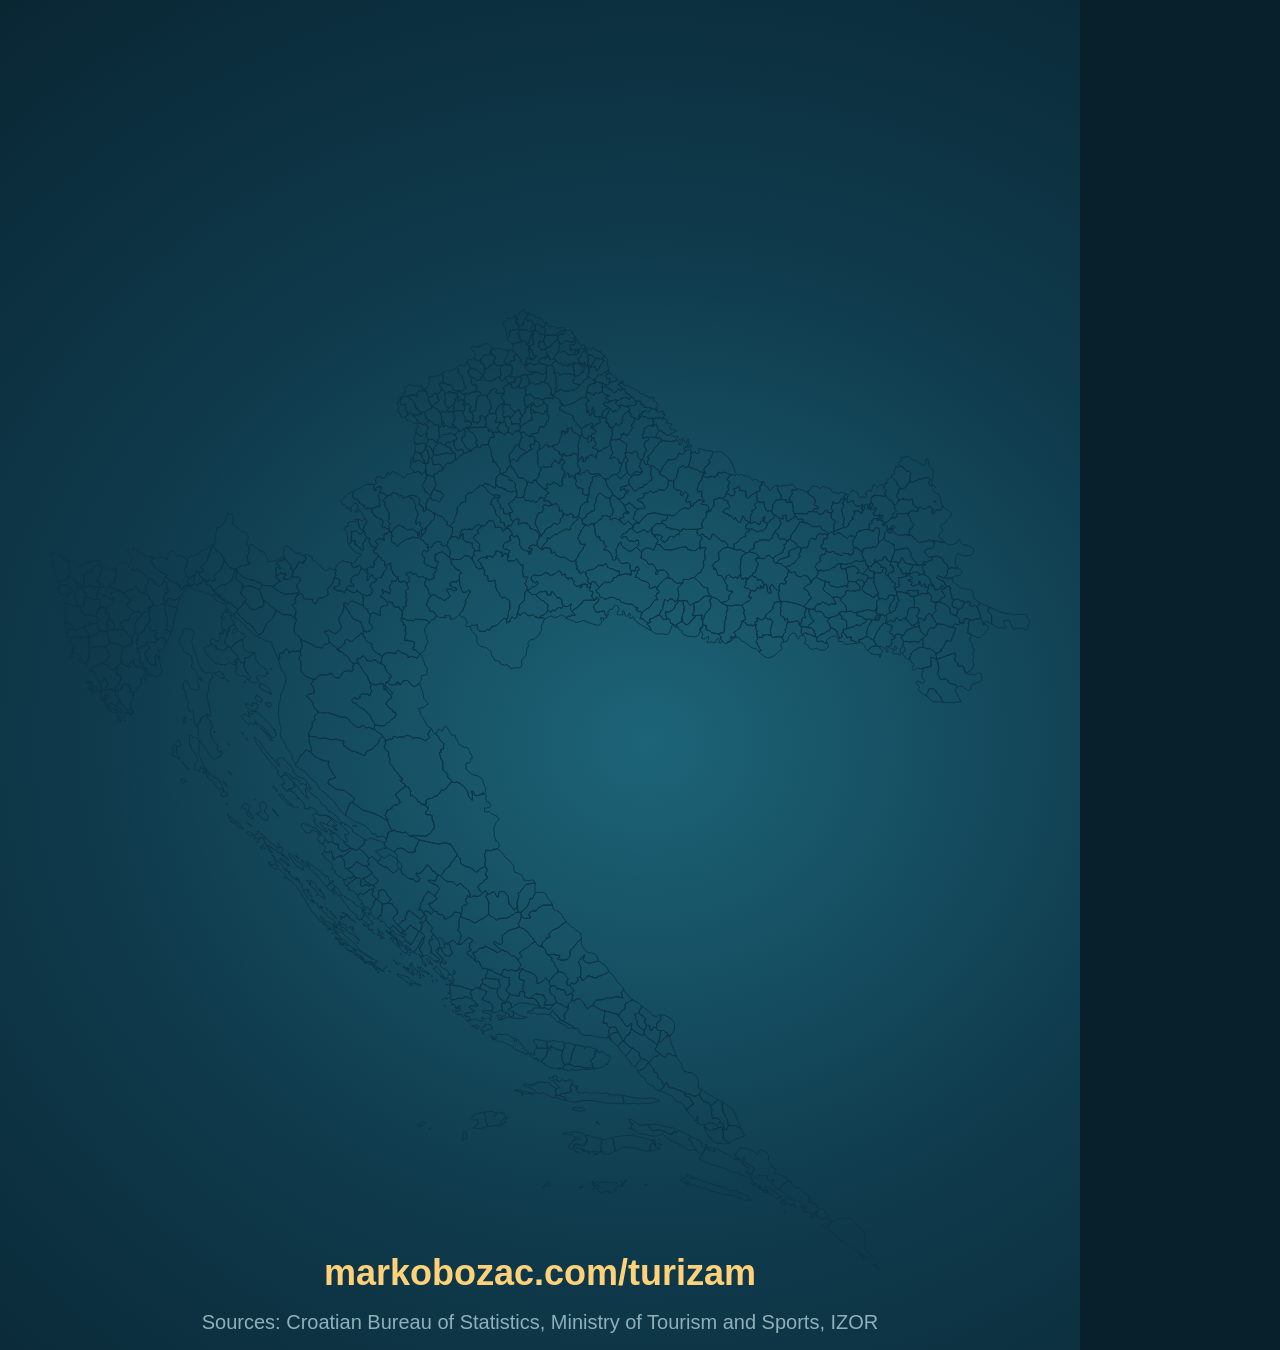
<file: scripts/social/video_en.html>
<!DOCTYPE html>
<html lang="en"><head><meta charset="utf-8"><title>video</title>
<style>
  html, body { margin: 0; }
  body { width: 1080px; height: 1350px; overflow: hidden; background: #08202c; font-family: "Helvetica Neue", Arial, sans-serif; color: #f2f8f9; position: relative; }
  #bg { position: absolute; inset: 0; background: radial-gradient(110% 80% at 60% 55%, #1d6478 0%, #0f3b4d 45%, #08202c 100%); }
  #map { position: absolute; left: 0; top: 300px; width: 1080px; height: 980px; }
  .blk { position: absolute; left: 70px; right: 70px; top: 80px; opacity: 0; }
  .k { color: #ffd27a; letter-spacing: .14em; text-transform: uppercase; font-weight: 700; font-size: 30px; }
  h1 { font-family: Georgia, "Times New Roman", serif; font-size: 96px; line-height: 1.02; margin: 14px 0 0; color: #fff; font-weight: 700; }
  h2 { font-family: Georgia, "Times New Roman", serif; font-size: 78px; line-height: 1.05; margin: 10px 0 0; color: #fff; font-weight: 700; }
  .big { font-size: 150px; font-weight: 800; color: #fff; line-height: 1; letter-spacing: -.02em; font-variant-numeric: tabular-nums; }
  .sub { font-size: 38px; color: #c8dde2; margin-top: 12px; line-height: 1.25; }
  .list { position: absolute; left: 70px; top: 880px; width: 470px; font-size: 34px; line-height: 1.45; opacity: 0; }
  .list div { display: flex; justify-content: space-between; border-bottom: 1px solid rgba(200,221,226,.2); }
  .list b { color: #ffd27a; font-variant-numeric: tabular-nums; }
  #chart { position: absolute; left: 70px; right: 70px; top: 520px; height: 600px; opacity: 0; }
  .url { position: absolute; left: 0; right: 0; bottom: 56px; text-align: center; font-size: 36px; font-weight: 700; color: #ffd27a; }
  .cta { position: absolute; left: 70px; right: 70px; top: 470px; text-align: center; opacity: 0; }
  .cta .u2 { display: inline-block; margin-top: 40px; font-size: 64px; font-weight: 800; color: #08202c; background: #ffd27a; padding: 18px 36px; border-radius: 18px; }
  .pt { font-size: 50px; color: #fff; margin-top: 34px; opacity: 0; display: flex; align-items: center; }
  .pt b { display: inline-flex; align-items: center; justify-content: center; width: 72px; height: 72px; border-radius: 50%; background: #ffd27a; color: #08202c; font-size: 40px; margin-right: 28px; flex: none; }
  #u6 { opacity: 0; margin-top: 70px; }
  .src { position: absolute; left: 0; right: 0; bottom: 16px; text-align: center; font-size: 20px; color: #8fb0b8; }
</style></head>
<body>
<div id="bg"></div>
<svg id="map"></svg>
<div class="blk" id="s1"><div class="k">Croatian tourism · 2025 open data</div><h1>A hotel bed works<br><span style="color:#ffd27a">2.4× harder</span><br>than a private one.</h1></div>
<div class="blk" id="s2"><div class="big" id="cnt">0</div><div class="sub">overnight stays in Croatia in 2025</div></div>
<div class="blk" id="s2b" style="top:300px"></div>
<div class="blk" id="s3"><div class="k">Question 1 · Where?</div><h2 id="s3h"></h2></div>
<div class="list" id="s3l"></div>
<div class="blk" id="s4"><div class="k">Question 2 · When?</div><h2 id="s4h"></h2></div>
<svg id="chart" viewBox="0 0 940 600"></svg>
<div class="blk" id="s5"><div class="k">Question 3 · Who?</div><h2 id="s5h"></h2><div class="sub" style="font-size:30px"><span style="color:#ff8a65">■</span> places where private hosts have over 80% of stays</div></div>
<div class="list" id="s5l" style="top:850px;width:500px;background:rgba(8,32,44,.88);border-radius:18px;padding:22px 26px;box-sizing:border-box"></div>
<div class="cta" id="cta"><h2 style="font-size:84px">The <i>how</i> is cheap now.<br><span style="color:#ffd27a">The <i>what</i> is the job.</span></h2><div class="sub" style="margin-top:28px">Knowing what is interesting, and how to show it, matters more than writing the code.</div></div>
<div class="cta" id="s6" style="top:300px;text-align:left"><div class="k">But AI does not replace the person</div><h2 style="font-size:72px;margin-top:18px">It still takes someone who</h2><div class="pt" id="p1"><b>1</b>understands the problem</div><div class="pt" id="p2"><b>2</b>knows how to use AI</div><div class="pt" id="p3"><b>3</b>drives it to a solution</div></div>
<div class="url" id="url">markobozac.com/turizam</div>
<div class="src">Sources: Croatian Bureau of Statistics, Ministry of Tourism and Sports, IZOR</div>
<script src="../../site/data.js"></script>
<script>
const D = window.TURIZAM, U = D.units, NAT = D.nat;
const KX = Math.cos(44.5 * Math.PI / 180), proj = ([lon, lat]) => [lon * KX * 100, -lat * 100];
const NS = 'http://www.w3.org/2000/svg';
const map = document.getElementById('map');
let x0 = 1e9, y0 = 1e9, x1 = -1e9, y1 = -1e9;
const byId = new Map(U.map(u => [u.id, u]));
const paths = [];
D.geo.features.forEach(f => {
  const polys = f.geometry.type === 'Polygon' ? [f.geometry.coordinates] : f.geometry.coordinates;
  let cx = 0, n = 0;
  const d = polys.map(p => p.map(r => 'M' + r.map(c => { const [x, y] = proj(c); x0 = Math.min(x0, x); x1 = Math.max(x1, x); y0 = Math.min(y0, y); y1 = Math.max(y1, y); cx += x; n++; return x.toFixed(1) + ',' + y.toFixed(1); }).join('L') + 'Z').join('')).join('');
  const el = document.createElementNS(NS, 'path');
  el.setAttribute('d', d); el.setAttribute('stroke', '#0d3446'); el.setAttribute('stroke-width', '.4');
  map.appendChild(el);
  paths.push({ el, u: byId.get(f.id), cx: cx / n });
});
map.setAttribute('viewBox', `${x0 - 4} ${y0 - 4} ${x1 - x0 + 8} ${y1 - y0 + 8}`);
const dots = D.beaches.map(b => {
  const [x, y] = proj([b[1], b[0]]);
  const c = document.createElementNS(NS, 'circle');
  c.setAttribute('cx', x); c.setAttribute('cy', y); c.setAttribute('r', 1.5); c.setAttribute('fill', '#ffd27a');
  map.appendChild(c);
  return { c, y };
});
const ys = dots.map(d => d.y); const yMin = Math.min(...ys), yMax = Math.max(...ys);
const xs = paths.map(p => p.cx); const xMin = Math.min(...xs), xMax = Math.max(...xs);

const sorted = U.filter(u => u.n2025).sort((a, b) => b.n2025 - a.n2025);
const top10 = sorted.slice(0, 10);
const top10Set = new Set(top10.map(u => u.id));
const share10 = top10.reduce((s, u) => s + u.n2025, 0) / NAT.n2025;
const short = n => n.replace(/^Grad /, '').replace(/\s+-\s*\S.*$/, '').replace(/\s+\(.*\)$/, '');
document.getElementById('s3h').textContent = `10 places bring ${Math.round(share10 * 100)}% of all overnight stays`;
document.getElementById('s3l').innerHTML = top10.slice(0, 6).map(u => `<div><span>${short(u.label)}</span><b>${(u.n2025 / 1e6).toLocaleString('en-US', { maximumFractionDigits: 1 })}M</b></div>`).join('');
const ja = (NAT.m2025[6] + NAT.m2025[7]) / NAT.n2025;
document.getElementById('s4h').textContent = `${Math.round(ja * 100)}% of stays happen in July and August`;
const bex = D.beaches.filter(b => b[2] === 1).length / D.beaches.length;
document.getElementById('s2b').innerHTML = `<div class="sub" style="font-size:44px;color:#fff"><b style="color:#ffd27a">${D.beaches.length.toLocaleString('en-US')}</b> bathing sites, <b style="color:#ffd27a">${Math.round(bex * 100)}%</b> rated excellent</div>`;
// premium gap
const natPrem = U.reduce((s, u) => s + u.c_prem_beds, 0) / NAT.n2025 * 1e4;
const T25 = n => D.nat.types.find(t => t.name === n).years[2025];
const PR = T25('Privatni smještaj (sobe, apartmani, kuće)'), HO = T25('Hoteli'), KA = T25('Kampovi');
document.getElementById('s5h').textContent = `${Math.round(PR.n / NAT.n2025 * 100)}% of stays are with small private hosts`;
const occ = [['Hotels', HO.n / HO.beds], ['Campsites', KA.n / KA.beds], ['Private rentals', PR.n / PR.beds]];
const omx = occ[0][1];
document.getElementById('s5l').innerHTML = '<div style="border:0;font-size:28px;color:#c8dde2;margin-bottom:10px">Overnight stays per bed, per year</div>' +
  occ.map(([k, v]) => `<div style="display:block;border:0;margin-bottom:14px"><div style="display:flex;justify-content:space-between"><span>${k}</span><b>${Math.round(v)}</b></div><div style="height:16px;border-radius:8px;background:rgba(200,221,226,.15)"><div class="ob" data-w="${(v / omx * 100).toFixed(1)}" style="height:16px;border-radius:8px;background:${k === 'Private rentals' ? '#ff8a65' : '#4fa1ad'};width:0"></div></div></div>`).join('');
const gapSet = new Set(U.filter(u => u.tn && u.tn[2025] && u.tn[2025][4] && u.tn[2025][1] != null && u.tn[2025][1] / u.tn[2025][4] >= 0.8).map(u => u.id));
const obs = [...document.querySelectorAll('.ob')];

// chart
const ch = document.getElementById('chart');
const MON = ['J', 'F', 'M', 'A', 'M', 'J', 'J', 'A', 'S', 'O', 'N', 'D'];
const mx = Math.max(...NAT.m2025);
const bars = NAT.m2025.map((v, i) => {
  const r = document.createElementNS(NS, 'rect');
  r.setAttribute('x', 20 + i * 76); r.setAttribute('width', 58); r.setAttribute('rx', 6);
  r.setAttribute('fill', i === 6 || i === 7 ? '#ffd27a' : '#4fa1ad');
  ch.appendChild(r);
  const t = document.createElementNS(NS, 'text');
  t.setAttribute('x', 49 + i * 76); t.setAttribute('y', 590); t.setAttribute('text-anchor', 'middle'); t.setAttribute('fill', '#c8dde2'); t.setAttribute('font-size', 32); t.textContent = MON[i];
  ch.appendChild(t);
  return { r, h: v / mx * 500 };
});

const clamp = (x, a = 0, b = 1) => Math.max(a, Math.min(b, x));
const ease = x => { x = clamp(x); return x < .5 ? 4 * x * x * x : 1 - Math.pow(-2 * x + 2, 3) / 2; };
const ramp = (t, a, b) => ease((t - a) / (b - a));
const win = (t, a, b, f = .4) => Math.min(ramp(t, a, a + f), 1 - ramp(t, b - f, b));
const op = v => v == null || v < 1000 ? .10 : v < 50000 ? .20 : v < 150000 ? .32 : v < 400000 ? .46 : v < 1e6 ? .62 : v < 2e6 ? .80 : .95;
const set = (id, o, dy = 0) => { const e = document.getElementById(id); e.style.opacity = o; e.style.transform = `translateY(${(1 - o) * dy}px)`; };

window.render = function (t) {
  // text blocks
  set('s1', win(t, 0.2, 3.5), 40);
  set('s2', win(t, 3.6, 8.0), 40);
  set('s2b', win(t, 5.6, 8.0), 20);
  set('s3', win(t, 8.1, 12.0), 40);
  document.getElementById('s3l').style.opacity = win(t, 8.8, 12.0);
  set('s4', win(t, 12.1, 15.5), 40);
  document.getElementById('chart').style.opacity = win(t, 12.3, 15.5);
  set('s5', win(t, 15.6, 18.0), 40);
  document.getElementById('s5l').style.opacity = win(t, 16.2, 18.0);
  obs.forEach(o => { o.style.width = (parseFloat(o.dataset.w) * ramp(t, 16.3, 17.2)) + '%'; });
  set('cta', win(t, 18.1, 21.4), 40);
  set('s6', ramp(t, 21.5, 21.9), 30);
  ['p1','p2','p3'].forEach((id, i) => set(id, ramp(t, 22.0 + i * .7, 22.5 + i * .7), 20));
  document.getElementById('url').style.opacity = Math.max(1 - ramp(t, 18.0, 18.4), ramp(t, 24.2, 24.7));
  const cnt = ramp(t, 3.8, 5.8) * NAT.n2025;
  document.getElementById('cnt').textContent = (cnt / 1e6).toLocaleString('en-US', { minimumFractionDigits: 1, maximumFractionDigits: 1 }) + 'M';

  // map
  const mapIn = ramp(t, 0.3, 3.0), choro = ramp(t, 4.0, 6.0);
  const dimForChart = win(t, 12.0, 15.5, .5), dimCta = Math.min(1, ramp(t, 18.0, 18.6) + ramp(t, 21.4, 21.8) * .5);
  const hl10 = win(t, 8.2, 12.0, .5), hlGap = win(t, 15.6, 18.0, .5);
  map.style.opacity = 1 - .75 * dimForChart - .8 * dimCta;
  for (const p of paths) {
    const reveal = clamp(mapIn * 1.6 - (p.cx - xMin) / (xMax - xMin) * .6);
    const base = .12 + (op(p.u.n2025) - .12) * choro;
    let fill = '#9fe3ea', o = base * reveal;
    if (top10Set.has(p.u.id) && hl10 > 0) { fill = hl10 > .5 ? '#ffd27a' : '#9fe3ea'; o = o * (1 - hl10) + hl10 * .95; }
    else if (hl10 > 0) o *= 1 - .6 * hl10;
    if (gapSet.has(p.u.id) && hlGap > 0) { fill = hlGap > .5 ? '#ff8a65' : fill; o = o * (1 - hlGap) + hlGap * .95; }
    else if (hlGap > 0) o *= 1 - .6 * hlGap;
    p.el.setAttribute('fill', fill); p.el.setAttribute('fill-opacity', o.toFixed(3));
  }
  const beachIn = ramp(t, 5.4, 7.4), beachOut = Math.max(hl10, hlGap);
  for (const d of dots) {
    const k = clamp(beachIn * 1.5 - (d.y - yMin) / (yMax - yMin) * .5);
    d.c.setAttribute('opacity', (k * (1 - .8 * beachOut)).toFixed(3));
    d.c.setAttribute('r', (1.5 + 2 * (1 - k) * (k > 0 ? 1 : 0)).toFixed(2));
  }
  for (const b of bars) {
    const h = b.h * ramp(t, 12.4, 13.8);
    b.r.setAttribute('y', 550 - h); b.r.setAttribute('height', Math.max(0, h));
  }
};
window.DURATION = 27.0;
render(0);
</script>
</body></html>
</file>
<file: site/app.css>
/* Layout: one column of sections; map + detail panel side by side on desktop, stacked on phone. */
:root {
  --bg: #f4f6f6;
  --surface: #ffffff;
  --ink: #13232e;
  --muted: #5b6b75;
  --line: #d9e0e3;
  --accent: #c2611f;      /* used for highlights: selection, premium gap */
  --sea-0: #e8f1f2; --sea-1: #c3dfe2; --sea-2: #8cc4cb; --sea-3: #4fa1ad; --sea-4: #24798b; --sea-5: #145468; --sea-6: #0b3346;
  --neg-2: #b4472e; --neg-1: #e39a83; --neu: #e6e3dc; --pos-1: #8cc4cb; --pos-2: #24798b;
  --nodata: #eceeee;
  --good: #2c7a4b; --warn: #b7791f; --bad: #b4472e;
  --font-display: "Iowan Old Style", "Palatino Linotype", Palatino, "Book Antiqua", Georgia, serif;
  --font-body: system-ui, -apple-system, "Segoe UI", Roboto, "Helvetica Neue", Arial, sans-serif;
  --r: 10px;
  color-scheme: light;
}
@media (prefers-color-scheme: dark) {
  :root:not([data-theme="light"]) {
    --bg: #0e171d; --surface: #15212a; --ink: #e5ecef; --muted: #9aabb4; --line: #263540; --accent: #e8894a;
    --sea-0: #1b2c35; --sea-1: #1d4250; --sea-2: #1f5e6d; --sea-3: #2a7f8e; --sea-4: #4aa3af; --sea-5: #85c7cf; --sea-6: #c9e8eb;
    --neg-2: #e07a5f; --neg-1: #8a4a3a; --neu: #2b3940; --pos-1: #1f5e6d; --pos-2: #4aa3af; --nodata: #1c272e;
    color-scheme: dark;
  }
}
:root[data-theme="dark"] {
  --bg: #0e171d; --surface: #15212a; --ink: #e5ecef; --muted: #9aabb4; --line: #263540; --accent: #e8894a;
  --sea-0: #1b2c35; --sea-1: #1d4250; --sea-2: #1f5e6d; --sea-3: #2a7f8e; --sea-4: #4aa3af; --sea-5: #85c7cf; --sea-6: #c9e8eb;
  --neg-2: #e07a5f; --neg-1: #8a4a3a; --neu: #2b3940; --pos-1: #1f5e6d; --pos-2: #4aa3af; --nodata: #1c272e;
  color-scheme: dark;
}

* { box-sizing: border-box; }
html, body { margin: 0; }
body { background: var(--bg); color: var(--ink); font: 16px/1.5 var(--font-body); -webkit-font-smoothing: antialiased; }
a { color: inherit; text-decoration-color: var(--accent); text-underline-offset: 3px; }
.wrap { max-width: 1240px; margin: 0 auto; padding: 0 20px; }
.sr { position: absolute; width: 1px; height: 1px; overflow: hidden; clip: rect(0 0 0 0); }
h1, h2, h3 { font-family: var(--font-display); font-weight: 600; text-wrap: balance; margin: 0; letter-spacing: -0.01em; }
h2 { font-size: 1.6rem; margin-bottom: 6px; }
.opscount { margin-top: -8px; }
.opscount b { color: var(--ink); }
.sub { color: var(--muted); max-width: 70ch; margin: 0 0 16px; font-size: .95rem; }
:focus-visible { outline: 2px solid var(--accent); outline-offset: 2px; }

.top { position: relative; overflow: hidden; padding: 64px 0 48px; color: #f2f8f9; border-bottom: 0;
  background: radial-gradient(120% 140% at 85% 30%, #1d6478 0%, #0f3b4d 45%, #08202c 100%); }
.top::after { content: ""; position: absolute; inset: 0; pointer-events: none;
  background: linear-gradient(90deg, rgba(8,32,44,.92) 0%, rgba(8,32,44,.65) 42%, rgba(8,32,44,0) 75%); }
.herobg { position: absolute; right: -2%; top: 50%; transform: translateY(-50%); height: 135%; width: auto; max-width: none; pointer-events: none; }
.top .wrap { position: relative; z-index: 1; }
.kicker { text-transform: uppercase; letter-spacing: .12em; font-size: .75rem; color: #ffd27a; margin: 0 0 10px; font-weight: 600; }
.top h1 { font-size: clamp(2.2rem, 5.5vw, 3.8rem); line-height: 1.05; max-width: 14ch; color: #fff; }
.lede { max-width: 52ch; color: #c8dde2; font-size: 1.1rem; margin: 14px 0 0; }
.herofig { display: flex; flex-wrap: wrap; gap: 8px 28px; margin: 26px 0 0; font-size: .9rem; color: #c8dde2; }
.herofig b { display: block; font-size: 1.5rem; color: #fff; font-variant-numeric: tabular-nums; font-weight: 650; }
@media (max-width: 700px) {
  .top { padding: 44px 0 36px; }
  .herobg { right: -35%; height: 120%; opacity: .55; }
  .top::after { background: linear-gradient(180deg, rgba(8,32,44,.55), rgba(8,32,44,.8)); }
}

main > section { margin-top: 36px; }
.kpis { display: grid; grid-template-columns: repeat(auto-fit, minmax(150px, 1fr)); gap: 12px; margin-top: 24px !important; }
.kpi { background: var(--surface); border: 1px solid var(--line); border-radius: var(--r); padding: 14px 16px; }
.kpi .v { font-size: 1.7rem; font-weight: 650; font-variant-numeric: tabular-nums; letter-spacing: -.01em; }
.kpi .l { font-size: .85rem; color: var(--muted); }
.kpi .d { font-size: .8rem; margin-top: 4px; font-variant-numeric: tabular-nums; }
.up { color: var(--good); } .down { color: var(--bad); }

.mapctl { display: flex; flex-wrap: wrap; gap: 12px; align-items: center; justify-content: space-between; margin-bottom: 12px; }
.metric-tabs { display: flex; flex-wrap: wrap; gap: 6px; }
.metric-tabs button { font: inherit; font-size: .85rem; border: 1px solid var(--line); background: var(--surface); color: var(--ink); border-radius: 999px; padding: 6px 12px; cursor: pointer; }
.metric-tabs button[aria-selected="true"] { background: var(--ink); color: var(--bg); border-color: var(--ink); }
.mapopts { display: flex; gap: 12px; align-items: center; flex-wrap: wrap; }
.chk { font-size: .85rem; display: flex; gap: 6px; align-items: center; cursor: pointer; }
.search { position: relative; }
.search input { font: inherit; font-size: .9rem; padding: 7px 12px; border: 1px solid var(--line); border-radius: 8px; background: var(--surface); color: var(--ink); width: 240px; max-width: 100%; }
.qres { position: absolute; z-index: 5; top: 100%; left: 0; right: 0; margin: 4px 0 0; padding: 4px; list-style: none; background: var(--surface); border: 1px solid var(--line); border-radius: 8px; box-shadow: 0 8px 24px rgba(0,0,0,.12); max-height: 260px; overflow: auto; }
.qres li { padding: 6px 8px; border-radius: 6px; cursor: pointer; font-size: .9rem; }
.qres li:hover, .qres li[aria-selected="true"] { background: var(--sea-0); }
.qres small { color: var(--muted); }

.mapgrid { display: grid; grid-template-columns: minmax(0, 1fr) 360px; gap: 16px; align-items: start; }
@media (max-width: 900px) { .mapgrid { grid-template-columns: 1fr; } }
.map { position: relative; margin: 0; background: var(--surface); border: 1px solid var(--line); border-radius: var(--r); padding: 8px; }
#map { width: 100%; height: auto; display: block; touch-action: pan-y; cursor: grab; user-select: none; -webkit-user-select: none; }
#map path.u { stroke: var(--surface); stroke-width: .35; cursor: pointer; vector-effect: non-scaling-stroke; }
#map path.u:hover { stroke: var(--ink); stroke-width: 1.2; }
#map path.u.sel { stroke: var(--accent); stroke-width: 2.2; }
#map circle.b { stroke: var(--surface); stroke-width: .6; vector-effect: non-scaling-stroke; cursor: pointer; }
#map circle.b:hover { stroke: var(--ink); stroke-width: 1.5; }
.zoomctl { position: absolute; top: 16px; right: 16px; display: flex; flex-direction: column; border: 1px solid var(--line); border-radius: 8px; overflow: hidden; background: var(--surface); box-shadow: 0 2px 8px rgba(0,0,0,.08); }
.zoomctl button { font: 600 18px/1 var(--font-body); width: 36px; height: 36px; border: 0; background: var(--surface); color: var(--ink); cursor: pointer; }
.zoomctl button + button { border-top: 1px solid var(--line); }
.zoomctl button:hover:not(:disabled) { background: var(--sea-0); }
.zoomctl button:disabled { color: var(--line); cursor: default; }
.note { font-size: .8rem; color: var(--muted); padding: 6px 6px 2px; }
.legend { position: absolute; left: 16px; bottom: 44px; background: color-mix(in srgb, var(--surface) 92%, transparent); border: 1px solid var(--line); border-radius: 8px; padding: 8px 10px; font-size: .75rem; max-width: 220px; }
.legend .t { font-weight: 600; margin-bottom: 4px; }
.legend .row { display: flex; align-items: center; gap: 6px; font-variant-numeric: tabular-nums; }
.legend .sw { width: 14px; height: 10px; border-radius: 2px; flex: none; }
@media (max-width: 600px) { .legend { position: static; margin: 6px; max-width: none; display: flex; flex-wrap: wrap; gap: 4px 10px; } .legend .t { width: 100%; } }
.tip { position: absolute; pointer-events: none; background: var(--ink); color: var(--bg); padding: 6px 9px; border-radius: 6px; font-size: .8rem; max-width: 240px; z-index: 4; }
.tip b { display: block; }

.panel { background: var(--surface); border: 1px solid var(--line); border-radius: var(--r); padding: 16px; min-height: 300px; }
.panel h3 { font-size: 1.35rem; }
.panel .cty { color: var(--muted); font-size: .85rem; margin-bottom: 12px; }
.stats { display: grid; grid-template-columns: 1fr 1fr; gap: 10px 14px; margin: 6px 0 12px; }
.stats div { font-size: .8rem; color: var(--muted); }
.stats .pc { font-size: .78rem; font-weight: 600; color: var(--accent); margin-left: 4px; }
.lvl { display: inline-block; font-size: .68rem; font-weight: 600; padding: 0 6px; border-radius: 999px; margin-left: 2px; white-space: nowrap; background: var(--neu); color: var(--ink); }
.lvl.good { background: color-mix(in srgb, var(--good) 16%, transparent); color: var(--good); }
.lvl.bad { background: color-mix(in srgb, var(--bad) 14%, transparent); color: var(--bad); }
.sh { display: flex; align-items: center; gap: 6px; }
.info { position: relative; display: inline-grid; place-items: center; width: 16px; height: 16px; border-radius: 50%; border: 1px solid var(--muted); color: var(--muted); font: italic 600 10px/1 Georgia, serif; text-transform: none; letter-spacing: 0; cursor: help; }
.info .pop { display: none; position: absolute; z-index: 6; top: 22px; left: -8px; width: 250px; padding: 8px 10px; border-radius: 6px; background: var(--ink); color: var(--bg); font: 400 .78rem/1.4 var(--font-body); text-transform: none; letter-spacing: 0; box-shadow: 0 6px 18px rgba(0,0,0,.18); }
.info:hover .pop, .info:focus .pop { display: block; }
.stats b { display: block; font-size: 1.1rem; color: var(--ink); font-variant-numeric: tabular-nums; font-weight: 650; }
.panel h4 { font-size: .8rem; text-transform: uppercase; letter-spacing: .06em; color: var(--muted); margin: 16px 0 6px; }
.chips { display: flex; flex-wrap: wrap; gap: 6px; }
.chip { font-size: .75rem; padding: 2px 8px; border-radius: 999px; background: var(--sea-0); }
.chip.warn { background: color-mix(in srgb, var(--accent) 18%, transparent); }
.objlist { list-style: none; padding: 0; margin: 0; max-height: 300px; overflow: auto; font-size: .85rem; }
.objlist li { display: grid; grid-template-columns: 1fr auto; gap: 2px 8px; padding: 6px 0; border-bottom: 1px solid var(--line); }
.objlist .on { color: var(--muted); font-size: .75rem; grid-column: 1 / -1; }
.stars { color: var(--accent); letter-spacing: 1px; font-size: .75rem; white-space: nowrap; }
.empty { color: var(--muted); font-size: .9rem; }
.beachlist { list-style: none; padding: 0; margin: 0; max-height: 220px; overflow: auto; font-size: .85rem; }
.beachlist li { display: grid; grid-template-columns: 10px 1fr auto; gap: 8px; align-items: center; padding: 4px 0; border-bottom: 1px solid var(--line); }
.beachlist .qd { width: 10px; height: 10px; border-radius: 50%; }
.beachlist .ql { font-size: .75rem; color: var(--muted); }
.beachlist .q3, .beachlist .q4 { color: var(--bad); font-weight: 600; }
#map circle.bs { stroke: var(--ink); stroke-width: .8; }
.mchart text { fill: var(--muted); font-size: 9px; }
.mchart .bar { fill: var(--sea-3); }
.mchart .ln { fill: none; stroke: var(--accent); stroke-width: 1.8; }
.mchart .dot { fill: var(--accent); }
.mchart .grid { stroke: var(--line); stroke-width: .5; }
.leg2 { display: flex; gap: 12px; font-size: .75rem; color: var(--muted); }
.leg2 i { display: inline-block; width: 10px; height: 10px; border-radius: 2px; margin-right: 4px; vertical-align: -1px; }

.cards { display: grid; grid-template-columns: repeat(auto-fit, minmax(280px, 1fr)); gap: 14px; margin-top: 14px; }
.card { background: var(--surface); border: 1px solid var(--line); border-radius: var(--r); padding: 16px 18px; display: flex; flex-direction: column; gap: 8px; }
.card .n { font-size: .75rem; text-transform: uppercase; letter-spacing: .08em; color: var(--accent); font-weight: 650; }
.card h3 { font-size: 1.2rem; line-height: 1.25; }
.card p { margin: 0; font-size: .92rem; color: var(--muted); }
.card ol { margin: 0; padding-left: 18px; font-size: .88rem; }
.card ol li { font-variant-numeric: tabular-nums; }
.card button.lnk { font: inherit; background: none; border: 0; padding: 0; color: var(--ink); text-decoration: underline; text-decoration-color: var(--line); text-underline-offset: 3px; cursor: pointer; }
.card button.lnk:hover { text-decoration-color: var(--accent); }

.opschart { background: var(--surface); border: 1px solid var(--line); border-radius: var(--r); padding: 14px 16px; }
.oprow { display: grid; grid-template-columns: minmax(120px, 230px) 1fr 70px; gap: 10px; align-items: center; font: inherit; font-size: .85rem; color: var(--ink); width: 100%; text-align: left; background: none; border: 0; border-radius: 6px; padding: 5px 6px; cursor: pointer; }
.ophead { display: grid; grid-template-columns: minmax(120px, 230px) 1fr 70px; gap: 10px; align-items: end; padding: 0 6px 8px; margin-bottom: 4px; border-bottom: 1px solid var(--line); font-size: .75rem; font-weight: 600; text-transform: uppercase; letter-spacing: .05em; color: var(--muted); }
.ophead .where { display: block; text-transform: none; letter-spacing: 0; font-weight: 400; }
.ophead .val { text-align: right; line-height: 1.2; }
.oprow:hover { background: var(--sea-0); }
.oprow[aria-pressed="true"] { background: var(--sea-0); box-shadow: inset 3px 0 0 var(--accent); }
.oprow .barw { display: block; }
.oprow .bar { display: block; height: 14px; background: var(--sea-3); border-radius: 3px; }
.oprow .val { text-align: right; font-variant-numeric: tabular-nums; }
.oprow .nm { overflow: hidden; text-overflow: ellipsis; white-space: nowrap; }
.oprow .where { display: block; color: var(--muted); font-size: .75rem; overflow: hidden; text-overflow: ellipsis; }
.panel button.lnk { font: inherit; background: none; border: 0; padding: 0; color: inherit; text-decoration: underline; text-decoration-color: var(--line); text-underline-offset: 2px; cursor: pointer; }
.panel button.lnk:hover { text-decoration-color: var(--accent); }

.tablewrap { overflow-x: auto; background: var(--surface); border: 1px solid var(--line); border-radius: var(--r); }
table { border-collapse: collapse; width: 100%; font-size: .85rem; }
th, td { padding: 8px 10px; text-align: right; border-bottom: 1px solid var(--line); white-space: nowrap; font-variant-numeric: tabular-nums; }
th:first-child, td:first-child, th:nth-child(2), td:nth-child(2) { text-align: left; }
th { position: sticky; top: 0; background: var(--surface); cursor: pointer; font-weight: 600; user-select: none; }
th[aria-sort] { color: var(--accent); }
tbody tr { cursor: pointer; }
tbody tr:hover { background: var(--sea-0); }
td.muted { color: var(--muted); }

.method { padding-bottom: 60px; }
.method ul, .method p { max-width: 75ch; color: var(--muted); font-size: .9rem; }
.by { margin-top: 18px; }
@media (prefers-reduced-motion: reduce) { * { transition: none !important; } }

.consent { position: fixed; z-index: 50; left: 16px; right: 16px; bottom: 16px; max-width: 520px; margin: 0 auto; background: var(--surface); color: var(--ink); border: 1px solid var(--line); border-radius: 12px; padding: 14px 16px; box-shadow: 0 10px 30px rgba(0,0,0,.18); font-size: .9rem; }
.consent p { margin: 0 0 10px; }
.cbtn { display: flex; gap: 8px; flex-wrap: wrap; }
.cbtn button { font: inherit; font-weight: 600; border-radius: 8px; padding: 8px 14px; cursor: pointer; border: 1px solid var(--ink); background: var(--ink); color: var(--bg); }
.cbtn button.sec { background: transparent; color: var(--ink); border-color: var(--line); }

.tbar { display: flex; height: 14px; border-radius: 4px; overflow: hidden; background: var(--nodata); }
.tbar span { display: block; height: 100%; }
.leg2.wrap { flex-wrap: wrap; gap: 4px 12px; margin-top: 6px; }

.tkpis { display: grid; grid-template-columns: repeat(auto-fit, minmax(180px, 1fr)); gap: 12px; margin-bottom: 14px; }
.types .h3 { font-size: 1.25rem; margin: 26px 0 10px; }
.trend2 { display: grid; grid-template-columns: repeat(auto-fit, minmax(300px, 1fr)); gap: 14px; }
.chartbox { margin: 0; background: var(--surface); border: 1px solid var(--line); border-radius: var(--r); padding: 12px 14px; }
.chartbox figcaption { font-size: .85rem; font-weight: 600; margin-bottom: 6px; }
.mchart.lc text { font-size: 11px; }
.tnotes { margin: 16px 0 0; padding-left: 18px; max-width: 80ch; font-size: .92rem; color: var(--muted); display: grid; gap: 6px; }
.tnotes b { color: var(--ink); }
#typeTable td:first-child { white-space: normal; min-width: 180px; }
.tsub { font-size: .75rem; color: var(--muted); }
.sw2 { display: inline-block; width: 10px; height: 10px; border-radius: 2px; margin-right: 6px; vertical-align: 0; }
.cbar { display: inline-block; width: 60px; height: 8px; background: var(--nodata); border-radius: 4px; margin-right: 8px; vertical-align: 1px; overflow: hidden; }
.cbar i { display: block; height: 100%; background: var(--sea-3); }
.cbar.o i { background: var(--accent); }
tr.nohover { cursor: default; }
tr.nohover:hover { background: none; }
tr.tot td { font-weight: 650; border-top: 2px solid var(--line); }
</file>
